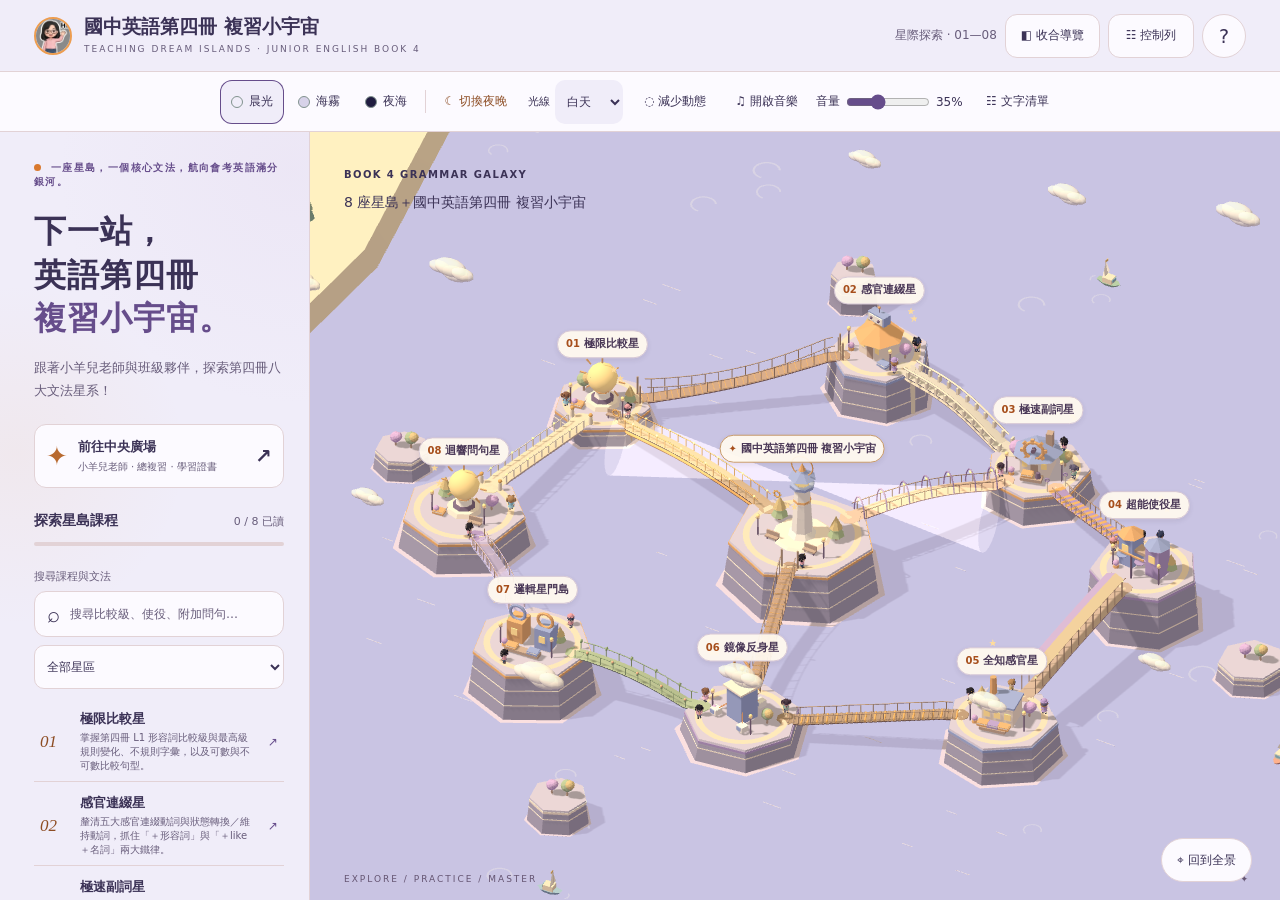
<file: index.html>
<!doctype html>
<html lang="zh-Hant" data-theme="morning">
<head><meta charset="utf-8"><meta name="viewport" content="width=device-width,initial-scale=1"><meta name="theme-color" content="#f0edf9"><meta name="description" content="國中英語第四冊 複習小宇宙：教材探索、測驗與學習紀念證書。"><title>國中英語第四冊 複習小宇宙</title><link rel="icon" href="assets/teacher-avatar.jpg" type="image/jpeg"><link rel="stylesheet" href="styles.css"><script type="importmap">{"imports":{"three":"./vendor/three.module.js"}}</script><script type="module" src="js/app.mjs"></script></head>
<body>
<a class="skip" href="#course-list">跳到課程清單</a>
<header class="header"><a class="brand" href="./" aria-label="國中英語第四冊 複習小宇宙首頁"><img src="assets/teacher-avatar.jpg" alt="島主小羊兒老師" width="38" height="38"><span>國中英語第四冊 複習小宇宙<small>TEACHING DREAM ISLANDS · JUNIOR ENGLISH BOOK 4</small></span></a><div class="header-actions"><span class="edition">星際探索 · 01—08</span><button id="rail-toggle" aria-controls="island-navigation" aria-expanded="true">◧ 導覽列</button><button id="controls-toggle" aria-controls="display-controls" aria-expanded="true">☷ 控制列</button><button id="help" class="icon-button" aria-label="操作說明">?</button></div></header>
<div id="display-controls" class="dock" aria-label="顯示與聲音設定"><div class="theme-switch" role="group" aria-label="底色主題"><button data-theme="morning" aria-pressed="true"><i style="background:#f0edf9"></i>晨光</button><button data-theme="mist" aria-pressed="false"><i style="background:#d7d2e9"></i>海霧</button><button data-theme="night" aria-pressed="false"><i style="background:#201c40"></i>夜海</button></div><span class="dock-divider"></span><label class="light-label"><span>光線</span><select id="lighting" aria-label="晝夜光線"><option value="day">白天</option><option value="dusk">黃昏</option><option value="night">夜晚</option></select></label><button id="motion" aria-pressed="false">◌ 減少動態</button><button id="music" aria-pressed="false">♫ 開啟音樂</button><label class="music-volume"><span>音量</span><input id="music-volume" type="range" min="0" max="100" step="1" value="35" aria-label="背景音樂音量"><output id="music-volume-output" for="music-volume">35%</output></label><audio id="background-music" preload="none" loop></audio><button id="list-view">☷ 文字清單</button></div>
<main class="workspace">
<aside class="rail" id="island-navigation"><div class="eyebrow"><span></span> 一座星島，一個關鍵文法，航向會考英語滿分銀河。</div><h1>下一站，<br>英語第四冊<span>複習小宇宙。</span></h1><p class="intro">跟著小羊兒老師與班級夥伴，探索八大文法星系，把會考關鍵文法一次破關！</p><button class="center-entry" data-course="center"><span class="entry-symbol">✦</span><span>前往中央廣場<small>小羊兒老師 · 總複習 · 學習證書</small></span><b>↗</b></button>
<div class="rail-heading"><h2>探索星島課程</h2><span id="read-count">0 / 8 已讀</span></div><div class="progress-track"><span id="progress-fill"></span></div>
<label class="search-label" for="search">搜尋課程與文法</label><div class="search-box"><span aria-hidden="true">⌕</span><input id="search" type="search" placeholder="搜尋比較級、使役、附加問句…" autocomplete="off"></div><label class="sr-only" for="group">篩選星區</label><select id="group"><option value="">全部海域</option><option>比較與修飾星區</option><option>感官與狀態星區</option><option>動詞魔法星區</option><option>代名詞與呼應區</option><option>句構與邏輯區</option></select>
<nav id="course-list" aria-label="課程清單" tabindex="-1"><p>正在展開星際航線…</p></nav><p id="search-status" class="small" role="status"></p><div class="tribute-card"><img src="assets/teacher-praise.jpg" alt="小羊兒老師（好棒棒）" width="52" height="52"><div><strong>小羊兒老師製作 · 感謝黃泓諺老師</strong><small>小羊兒老師經黃泓諺（紅焰／焰兒）老師線上焰兒研習結業後，獲得 teaching-dream-island Skill 製作完成。</small></div></div><footer class="rail-footer"><span>© 小羊兒老師（英語科教學團隊）</span></footer></aside>
<section class="map" aria-label="互動 3D 複習小宇宙"><div class="map-heading"><span class="eyebrow">BOOK 4 GRAMMAR GALAXY</span><p>8 座星島＋星際指揮總部</p></div><div id="scene"><div id="map-status" role="status">正在升起你的第四冊英語小宇宙…</div></div><button id="overview" class="overview">⌖ 回到全景</button><div class="map-coordinate" aria-hidden="true">EXPLORE / PRACTICE / MASTER <span>✦</span></div></section>
</main>
<div id="panel-scrim" hidden></div><section id="panel" role="dialog" aria-modal="true" aria-labelledby="panel-title" hidden><header class="panel-header"><div><span id="panel-kicker" class="eyebrow"></span><h2 id="panel-title"></h2></div><button id="close-panel" class="icon-button" aria-label="關閉課程面板">✕</button></header><p id="panel-intro"></p><div id="tabs" class="tabs" role="tablist" aria-label="課程內容"></div><div id="panel-content" tabindex="0"></div></section>
<dialog id="help-dialog"><button class="dialog-close icon-button" aria-label="關閉操作說明">✕</button><div id="host-guide" class="header-host" role="note" aria-label="島主小羊兒老師操作說明"><img src="assets/teacher-avatar.jpg" alt="島主小羊兒老師" width="56" height="56"><p class="host-description">我是島主小羊兒老師，在每座星島遇到我，都可以隨時向我提問喔！<small>課程導覽 · 文法問答 · 線上焰兒研習結業作</small></p></div><h2>小羊兒老師與操作說明</h2><p>先點一座星島聚焦放大，再點主建築閱讀文法教材與進行測驗；中央「星際指揮總部」點建築進入可拖曳旋轉的 3D 備課室，點室內小羊兒老師開啟廣場教材與總複習；轉身點門可回宇宙外觀。本作品為小羊兒老師經黃泓諺（紅焰／焰兒）老師線上焰兒研習結業後，獲得 teaching-dream-island Skill 製作完成，特別感謝黃泓諺老師！</p><ul><li>滑鼠拖曳旋轉、滾輪縮放；手機用雙指縮放。</li><li>按 Esc 關閉面板，Tab 移動焦點，Enter 選取。</li><li>全部 8 課皆已讀且各課測驗達 75%（4 題對 3 題以上），即可在中央廣場領取紀念證書。</li><li>進度與姓名儲存在此瀏覽器，可匯出 JSON 備份並在另一裝置匯入；清除瀏覽資料會刪除本機記錄。</li></ul><p class="notice">本複習小宇宙依據國中英語第四冊（L1～L6）核心課綱與題庫改寫編撰，測驗題均附詳細解析。</p></dialog>
<dialog id="certificate-dialog"><button class="dialog-close icon-button" aria-label="關閉證書">✕</button><div id="certificate-sheet"></div><div class="certificate-actions"><button id="download-certificate" class="primary">下載證書 PNG</button><button id="print-certificate">列印／另存 PDF</button></div></dialog>
<div id="toast" role="status" aria-live="polite"></div><noscript><div class="noscript">此瀏覽器未啟用 JavaScript。<a href="content.html">開啟完整文字教材</a>。</div></noscript>
</body></html>
</file>
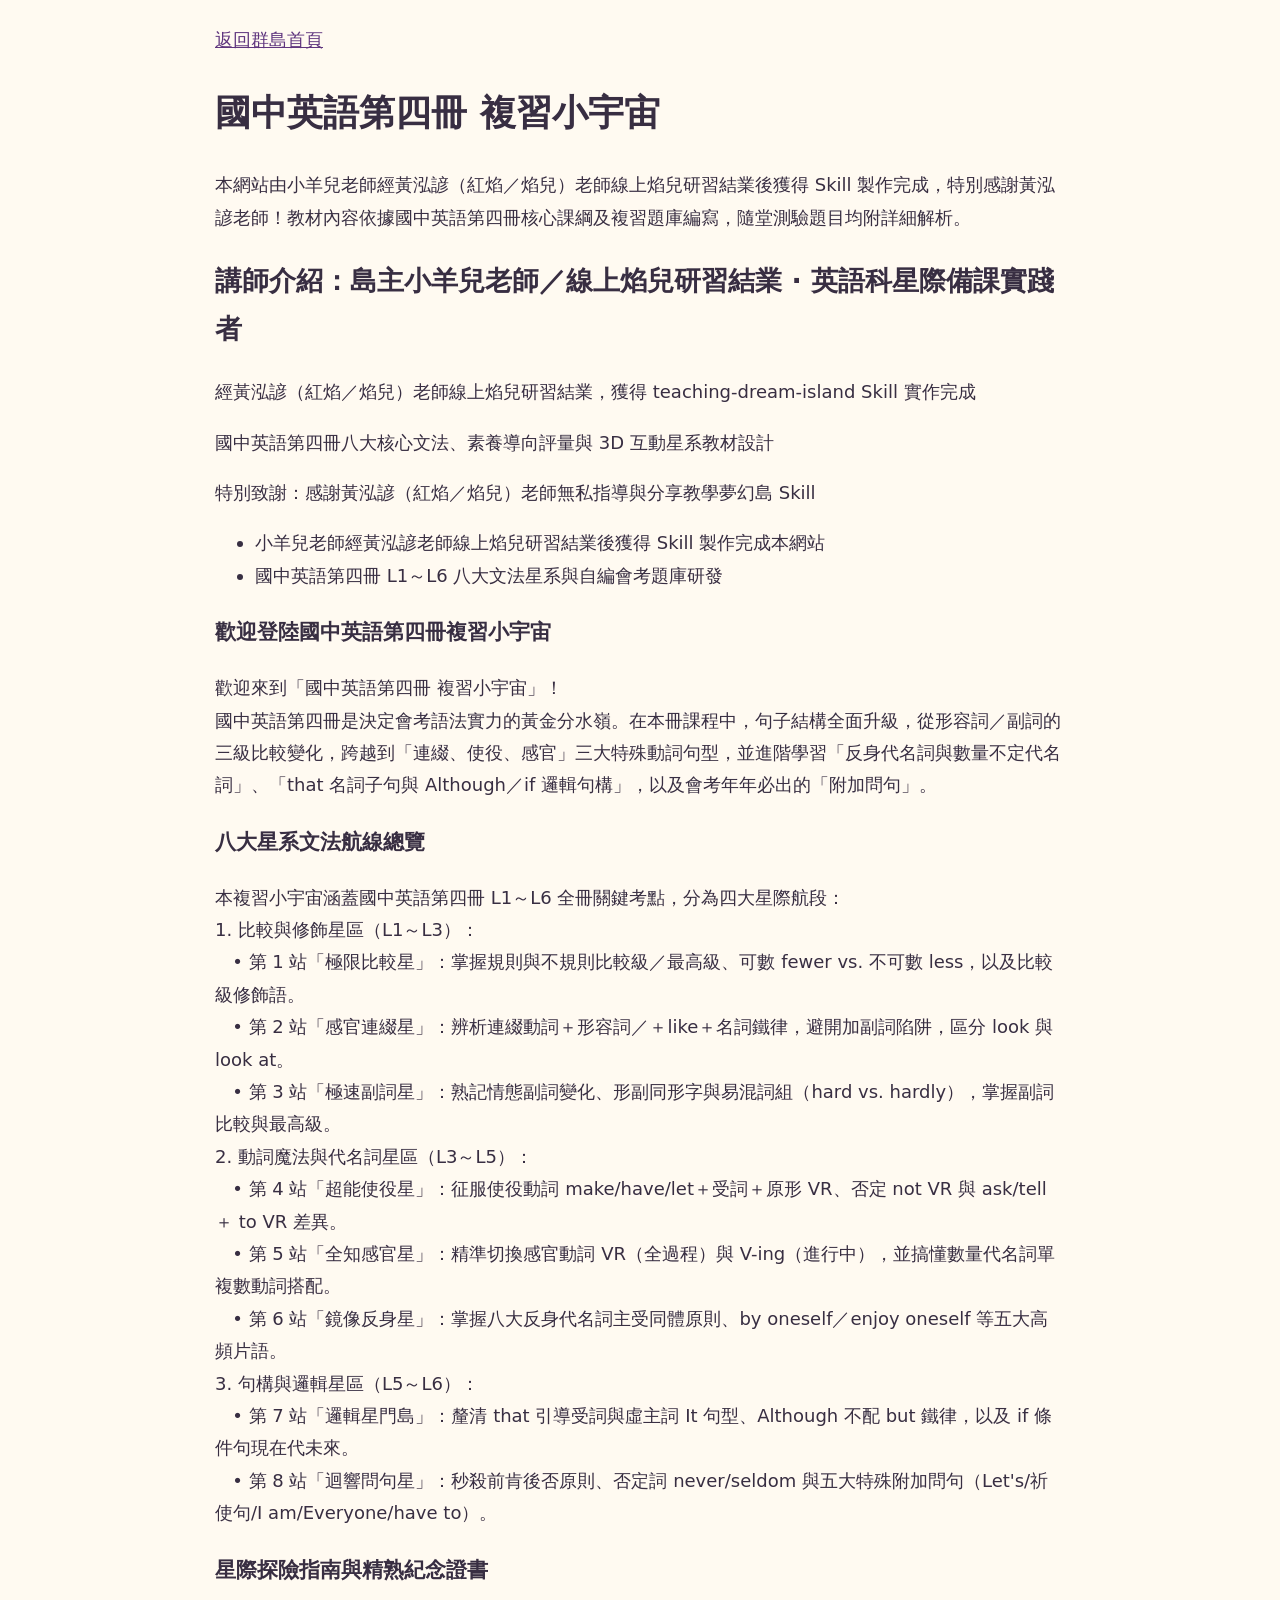
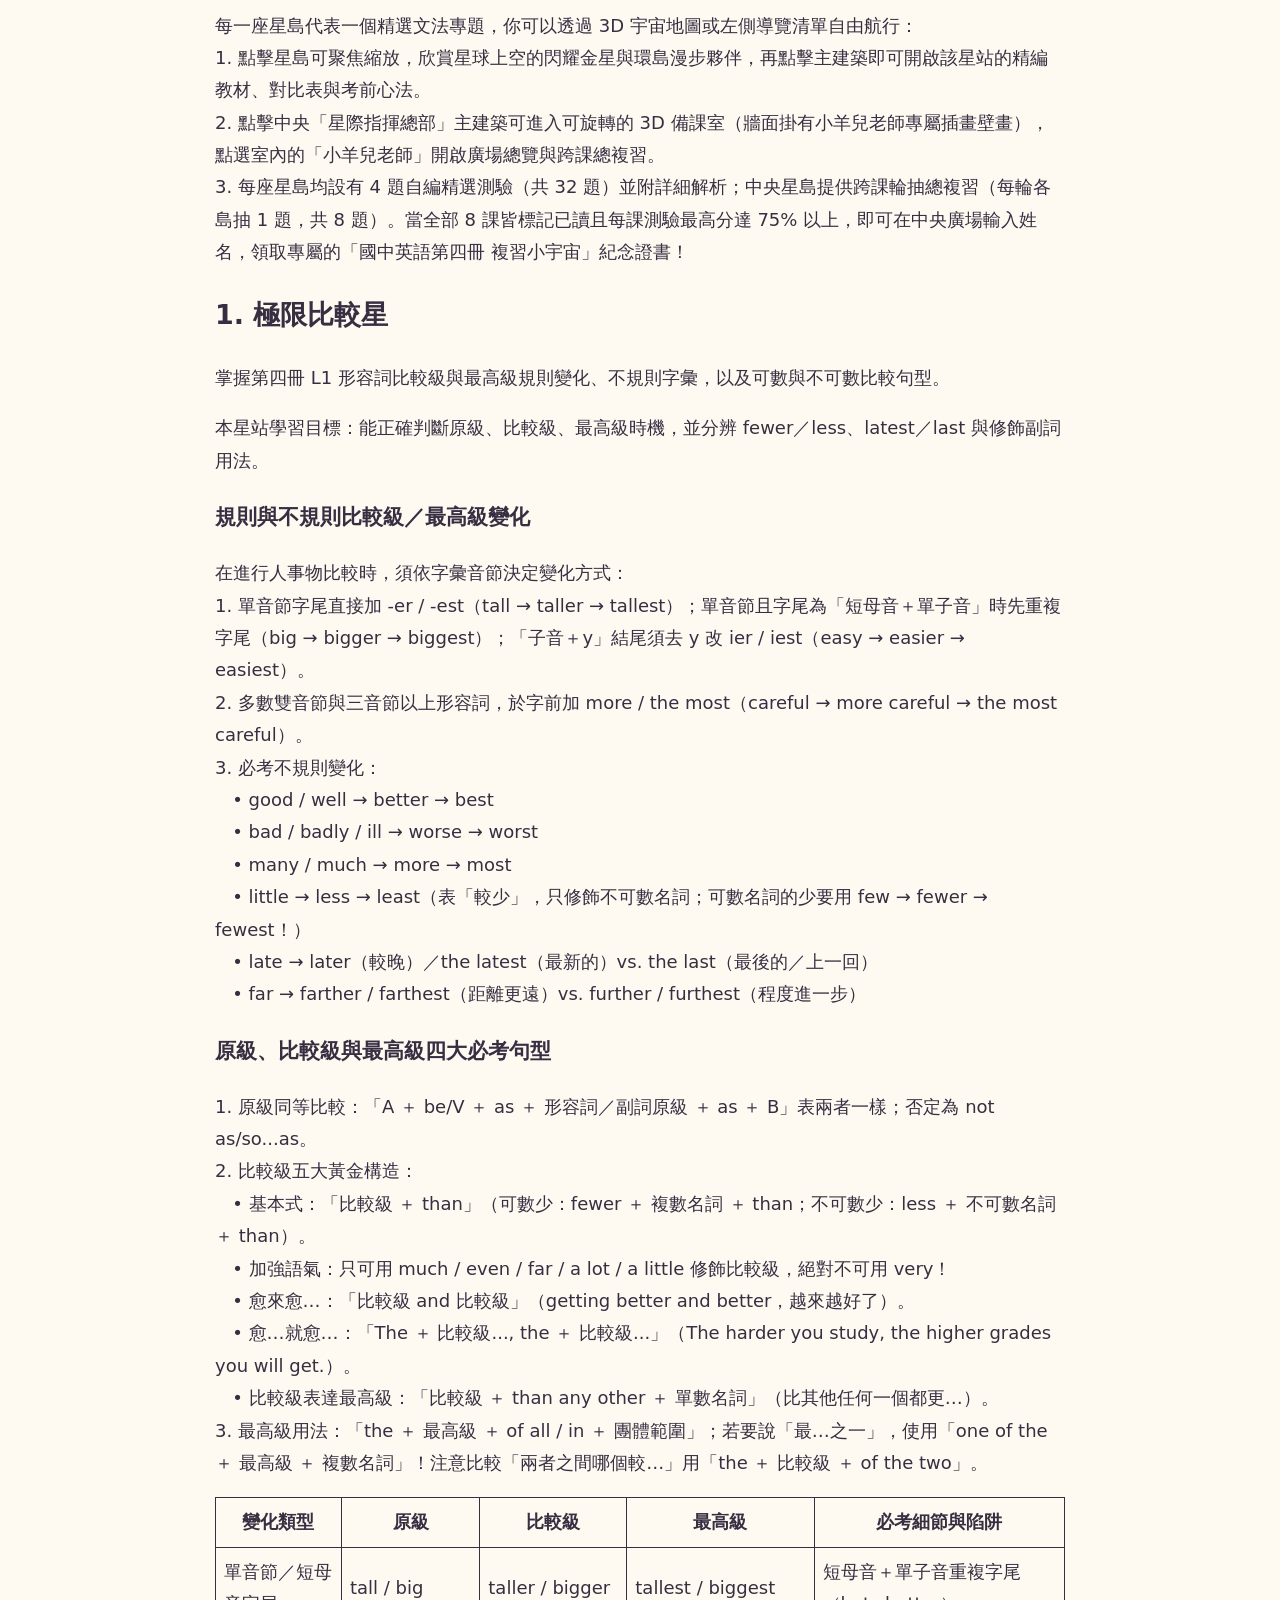
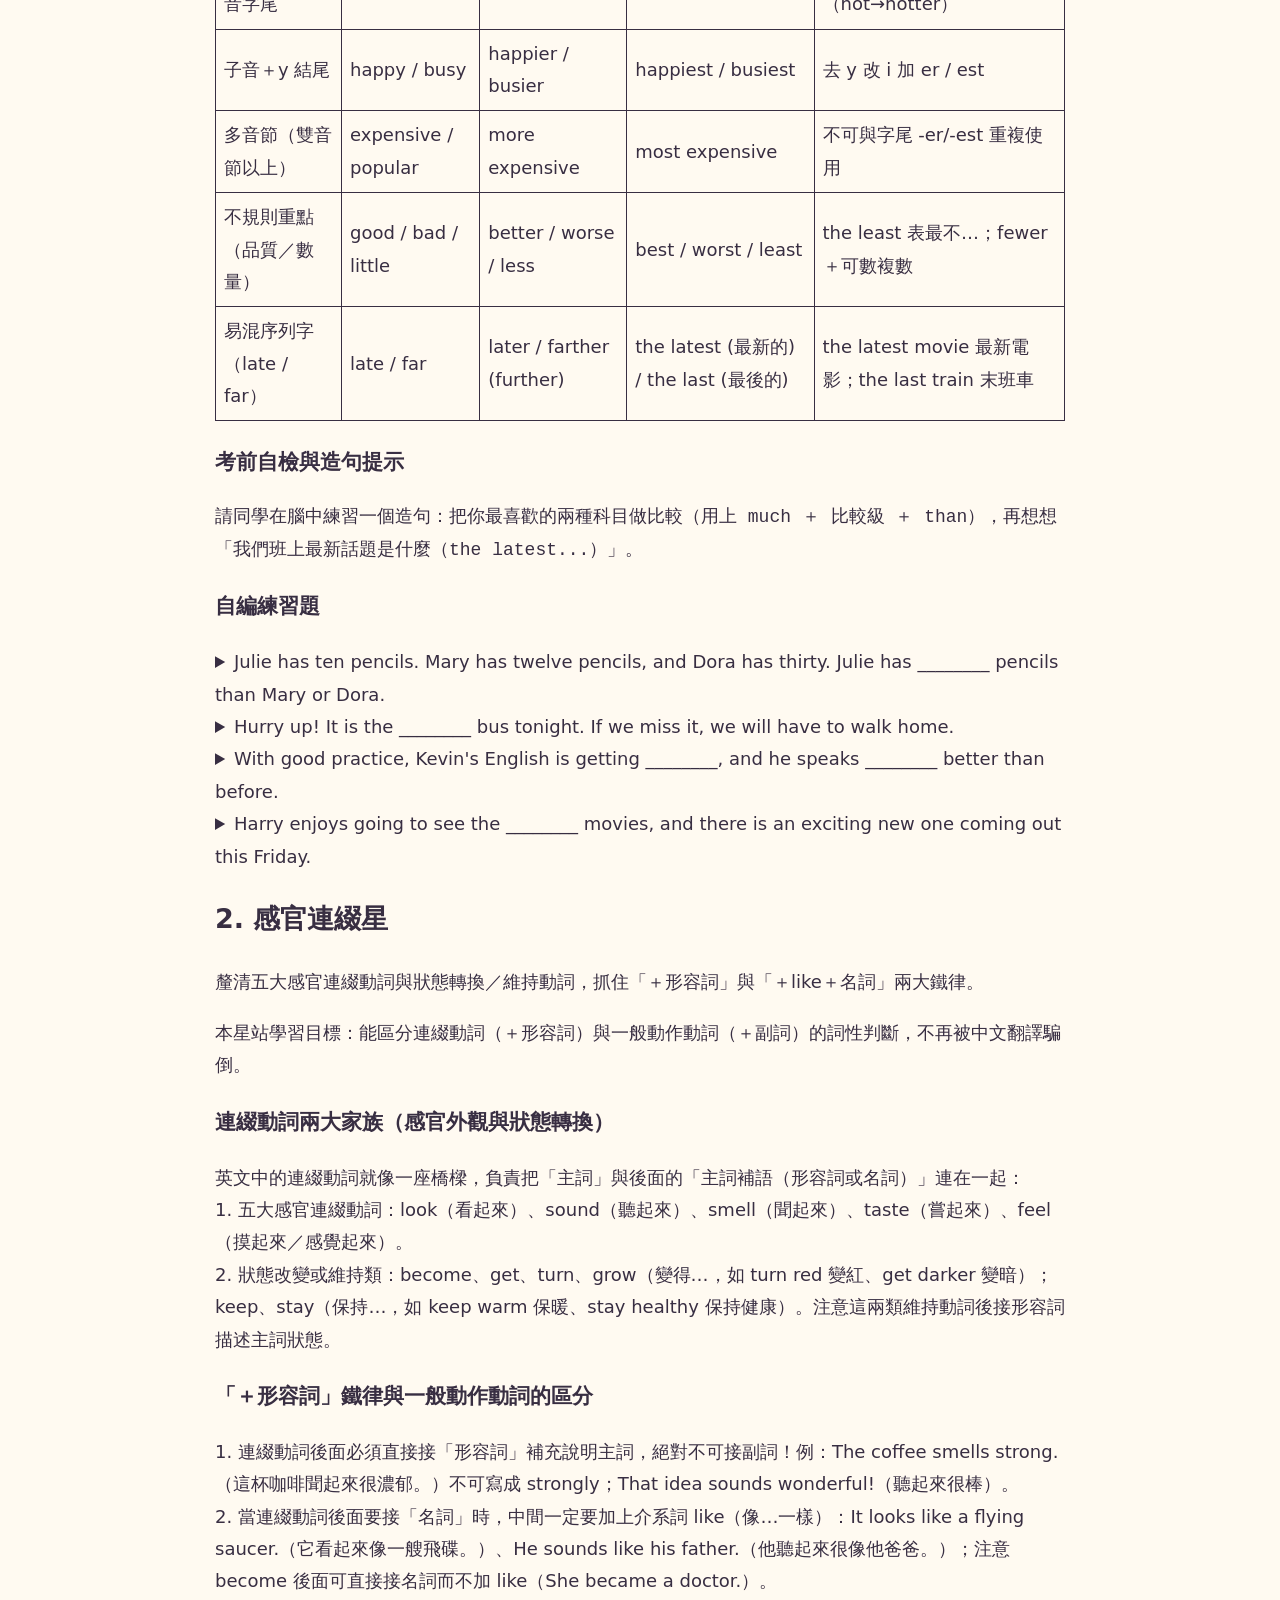
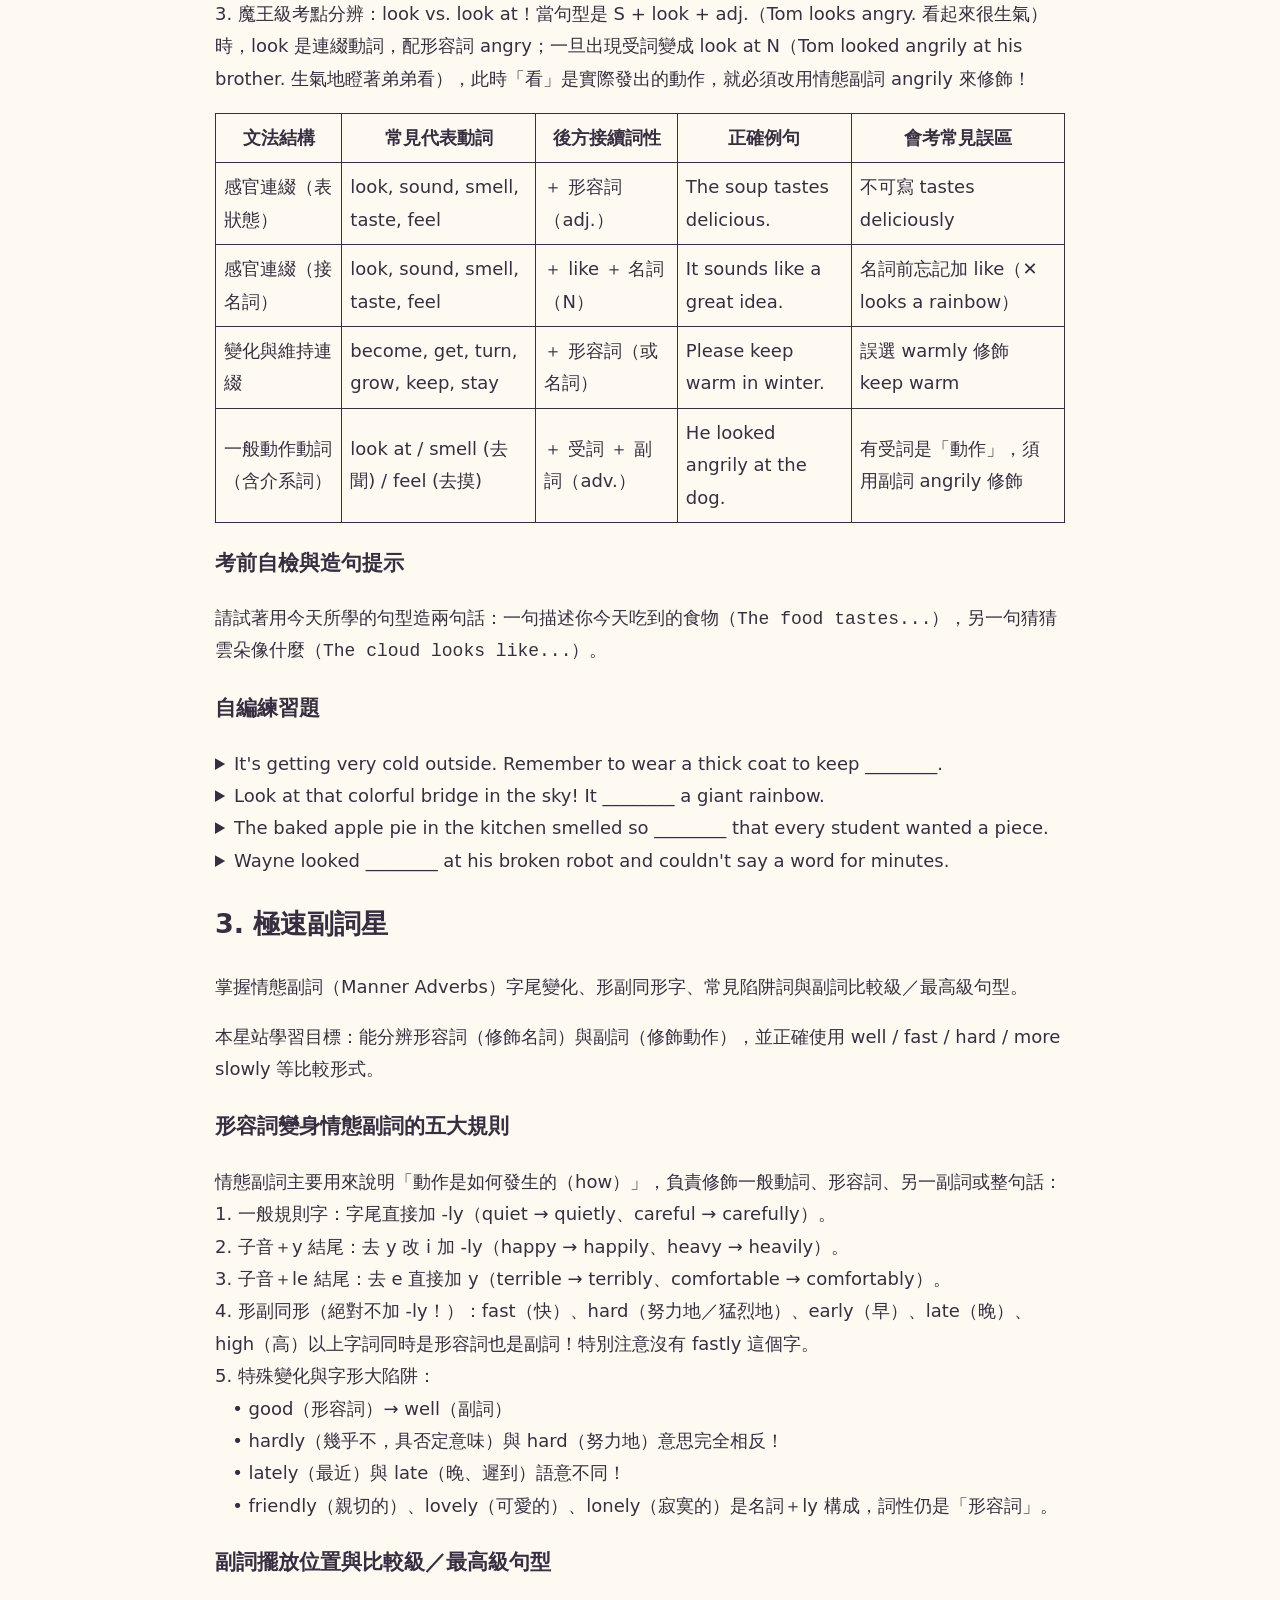
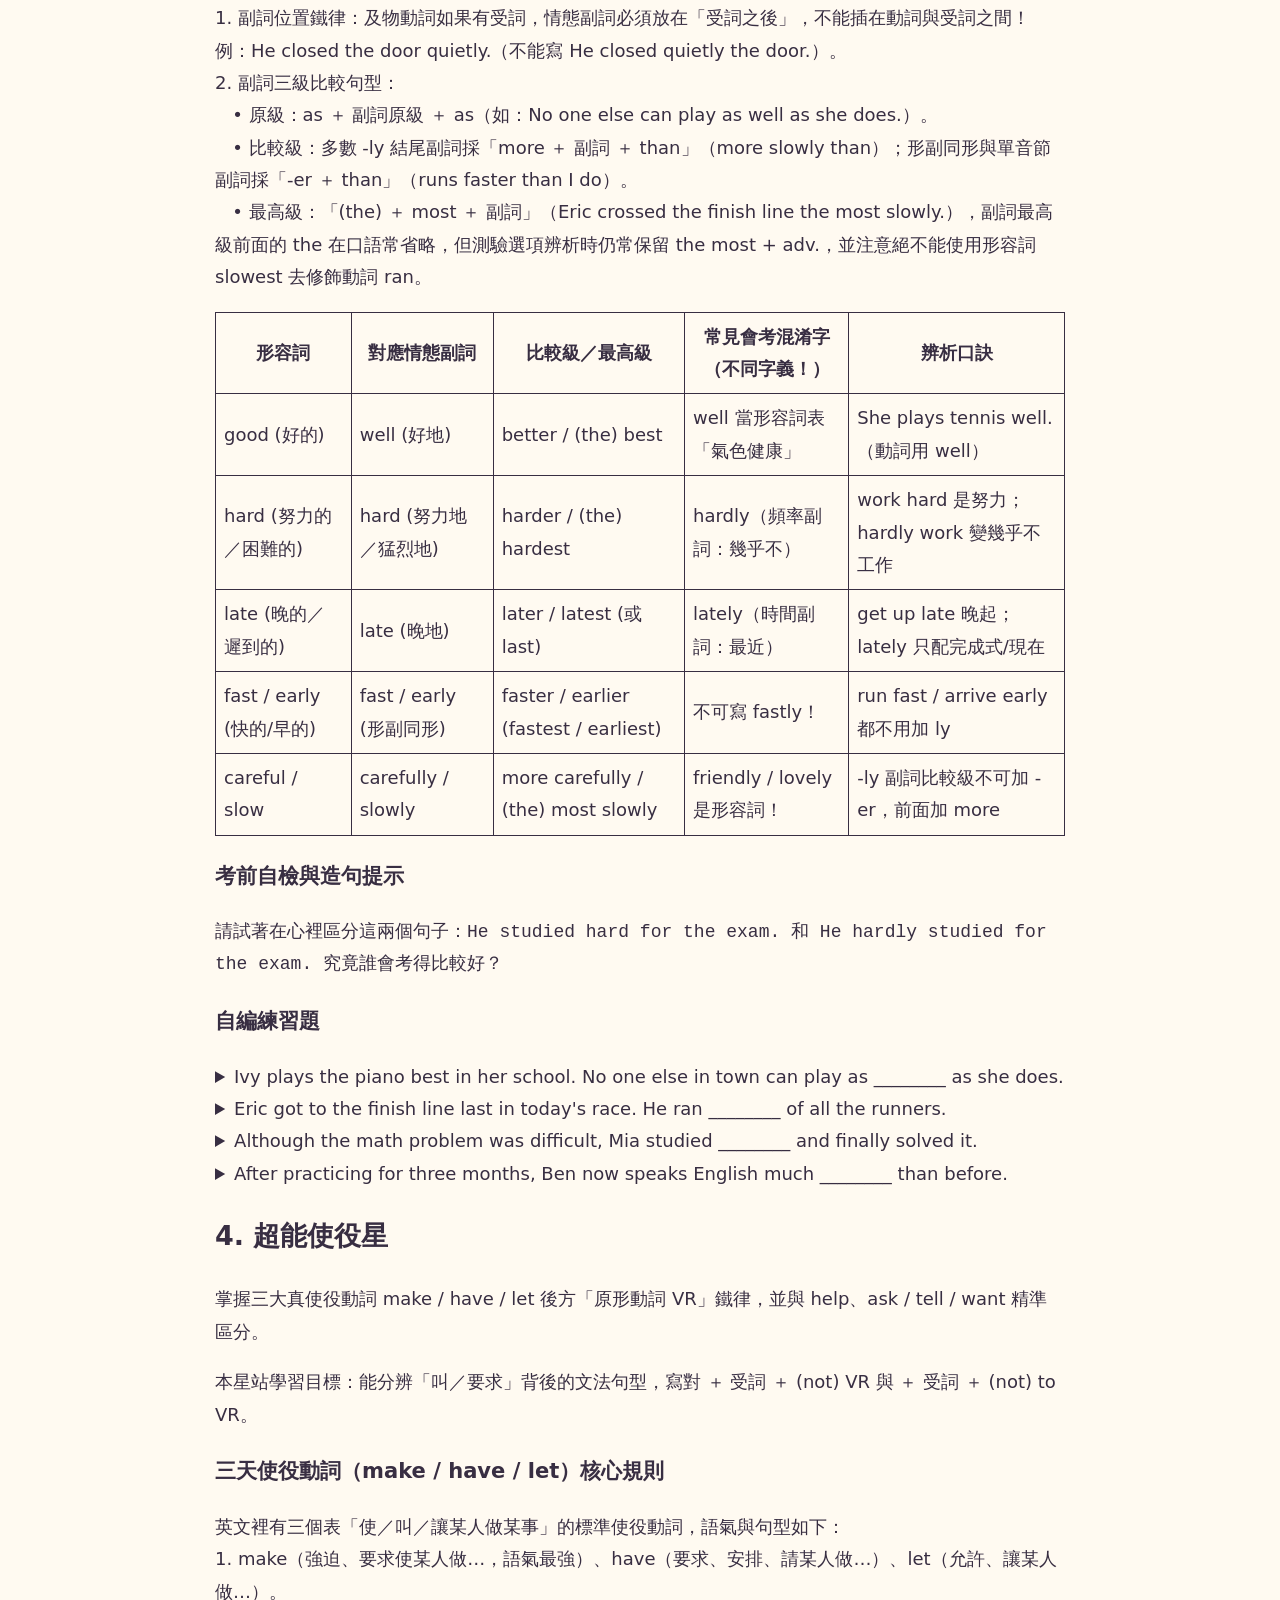
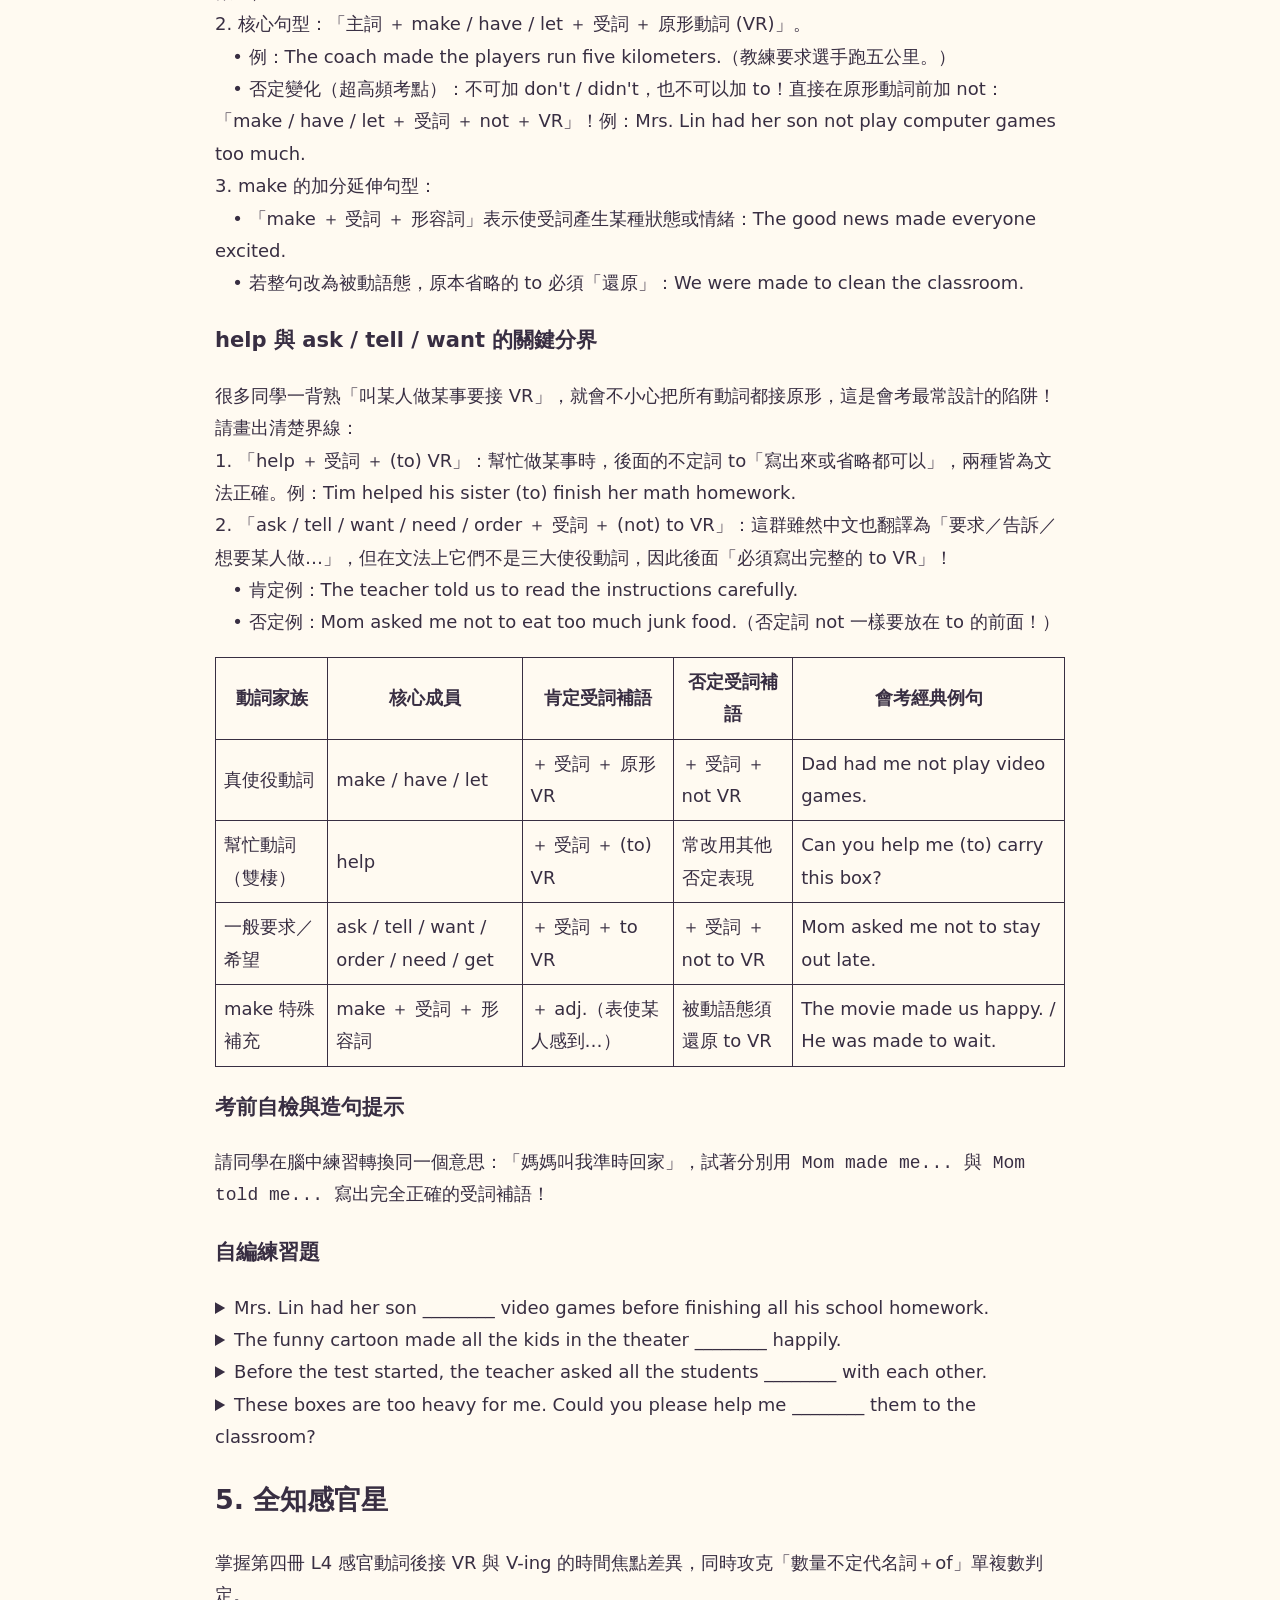
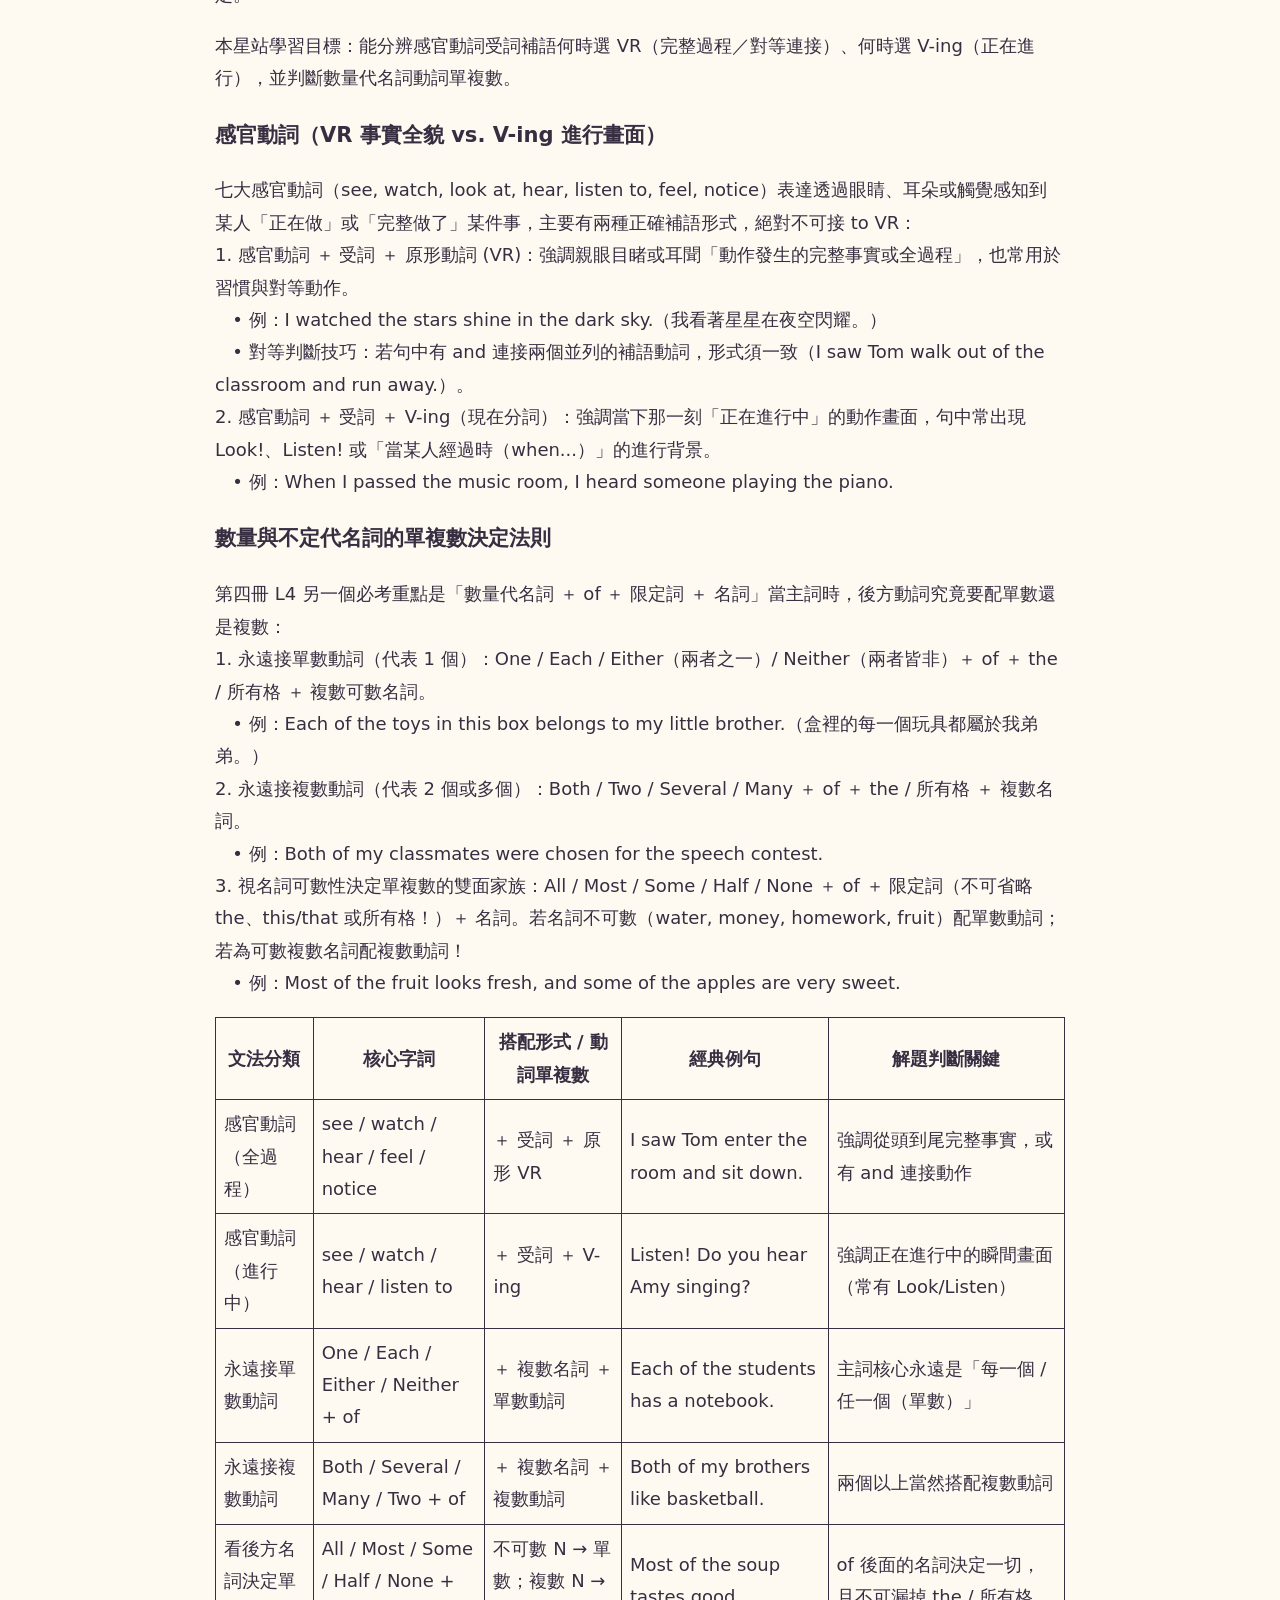
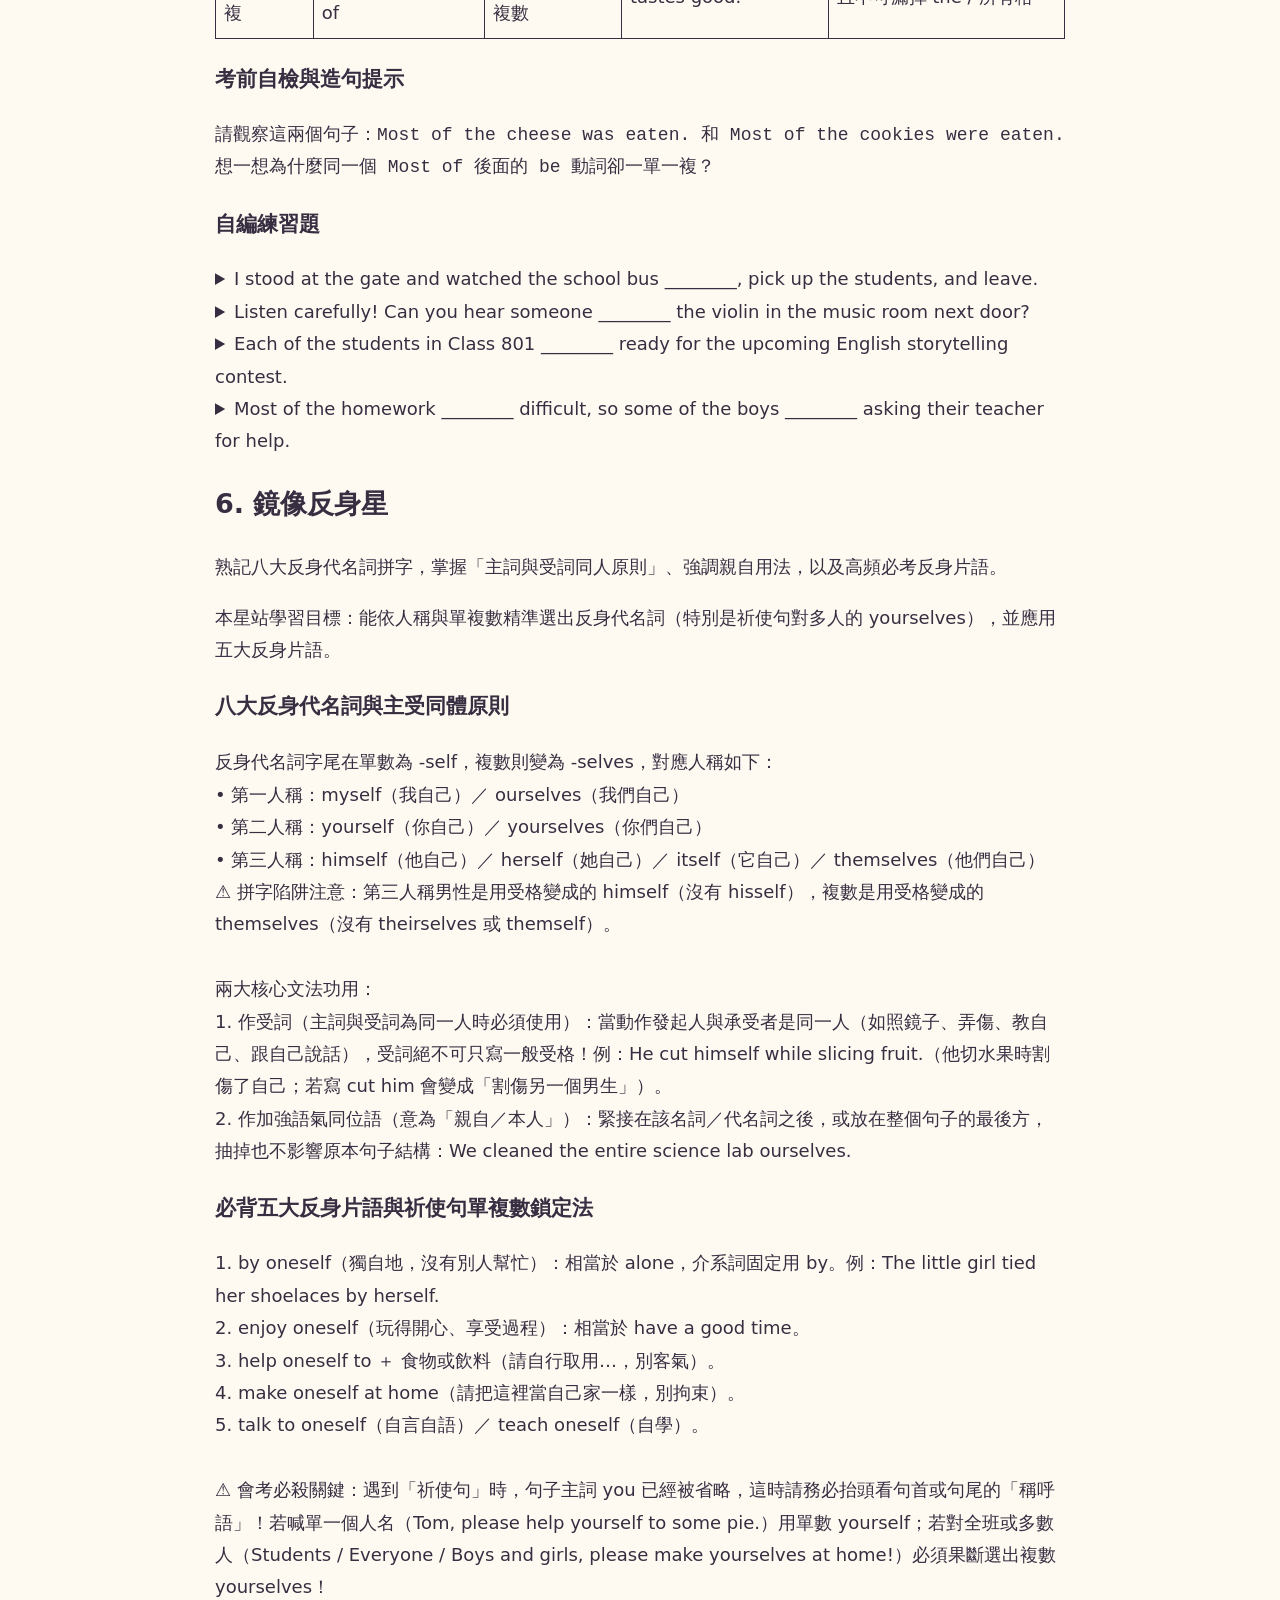
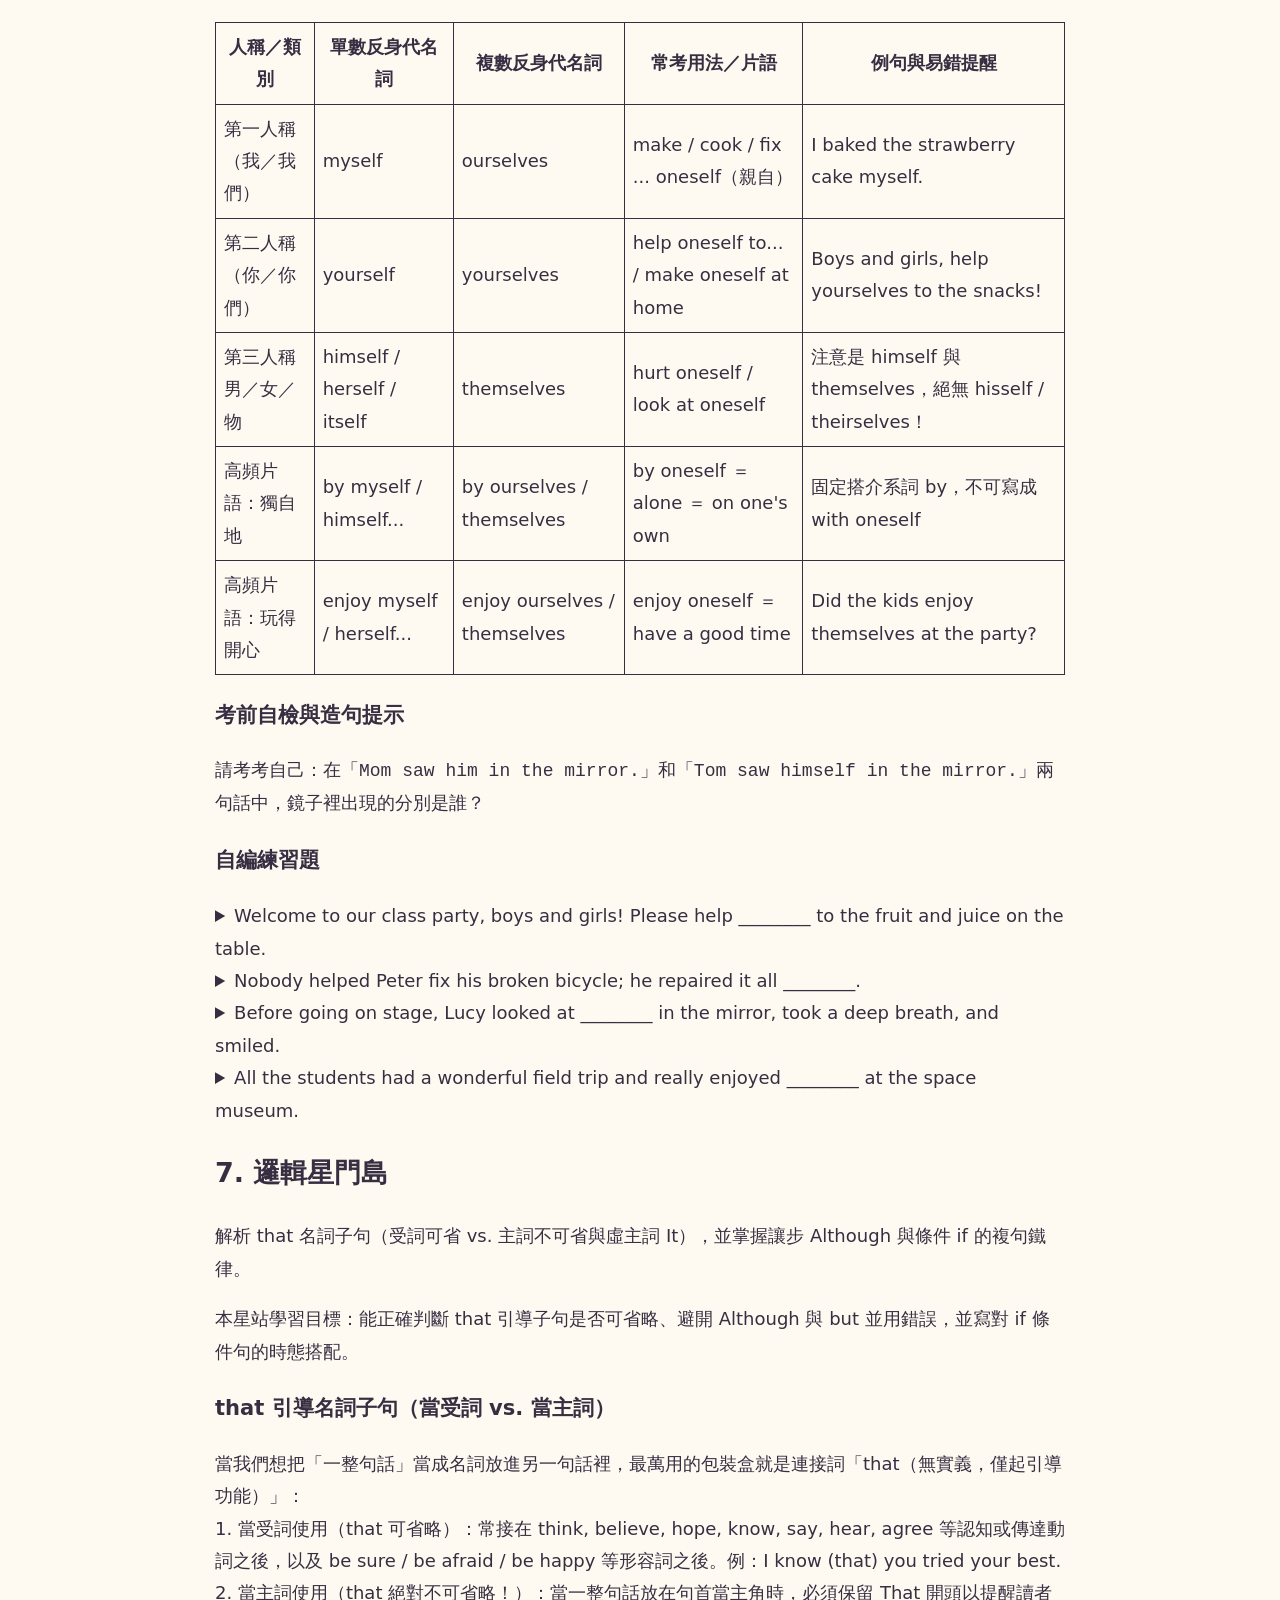
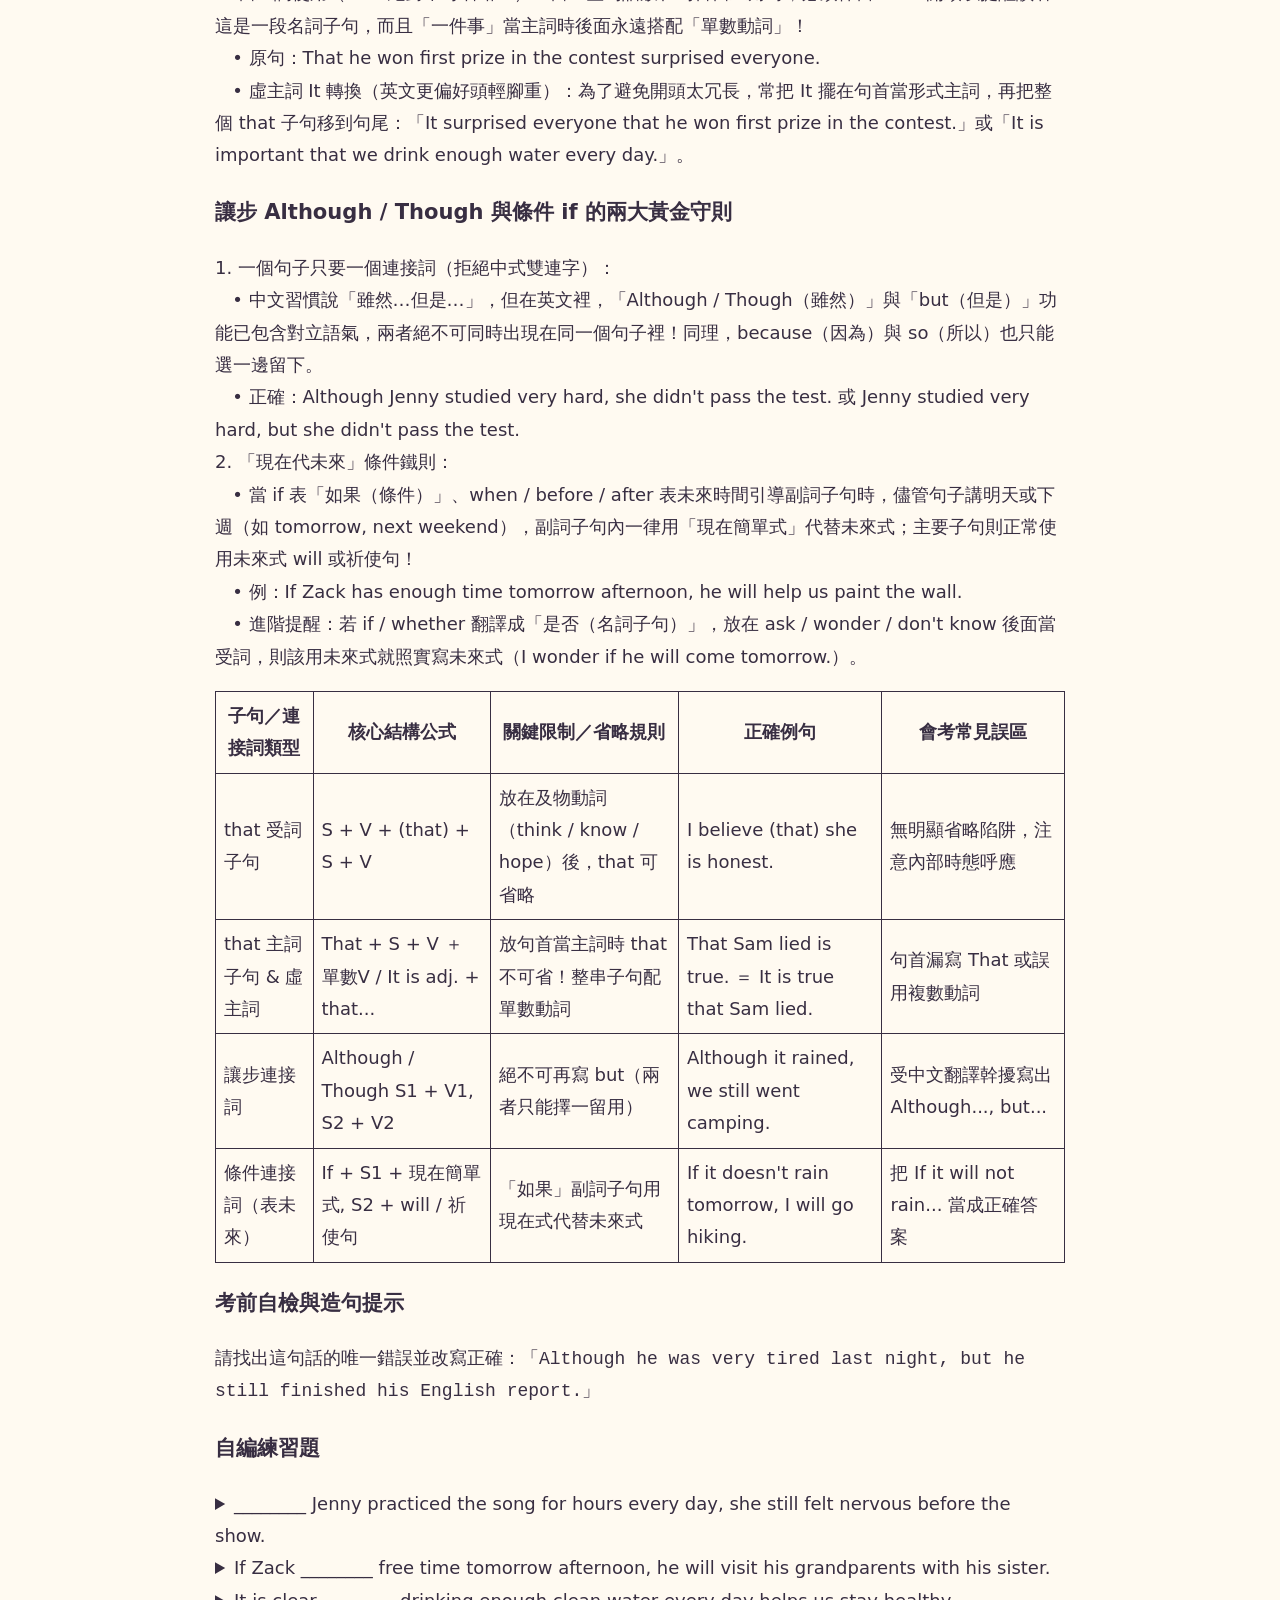
<file: content.html>
<!doctype html><html lang="zh-Hant"><meta charset="utf-8"><meta name="viewport" content="width=device-width,initial-scale=1"><title>完整文字教材｜國中英語第四冊 複習小宇宙</title><style>body{font:18px/1.8 system-ui;max-width:850px;margin:auto;padding:24px;background:#fffaf1;color:#382e42}pre,p{white-space:pre-wrap;overflow-wrap:anywhere}table{border-collapse:collapse}td,th{border:1px solid;padding:8px}a{color:#5f357e}</style><body><main><a href="./">返回群島首頁</a><h1>國中英語第四冊 複習小宇宙</h1><p>本網站由小羊兒老師經黃泓諺（紅焰／焰兒）老師線上焰兒研習結業後獲得 Skill 製作完成，特別感謝黃泓諺老師！教材內容依據國中英語第四冊核心課綱及複習題庫編寫，隨堂測驗題目均附詳細解析。</p><h2>講師介紹：島主小羊兒老師／線上焰兒研習結業 · 英語科星際備課實踐者</h2><p>經黃泓諺（紅焰／焰兒）老師線上焰兒研習結業，獲得 teaching-dream-island Skill 實作完成</p><p>國中英語第四冊八大核心文法、素養導向評量與 3D 互動星系教材設計</p><p>特別致謝：感謝黃泓諺（紅焰／焰兒）老師無私指導與分享教學夢幻島 Skill</p><ul><li>小羊兒老師經黃泓諺老師線上焰兒研習結業後獲得 Skill 製作完成本網站</li><li>國中英語第四冊 L1～L6 八大文法星系與自編會考題庫研發</li></ul><h3>歡迎登陸國中英語第四冊複習小宇宙</h3><p>歡迎來到「國中英語第四冊 複習小宇宙」！
國中英語第四冊是決定會考語法實力的黃金分水嶺。在本冊課程中，句子結構全面升級，從形容詞／副詞的三級比較變化，跨越到「連綴、使役、感官」三大特殊動詞句型，並進階學習「反身代名詞與數量不定代名詞」、「that 名詞子句與 Although／if 邏輯句構」，以及會考年年必出的「附加問句」。</p><h3>八大星系文法航線總覽</h3><p>本複習小宇宙涵蓋國中英語第四冊 L1～L6 全冊關鍵考點，分為四大星際航段：
1. 比較與修飾星區（L1～L3）：
   • 第 1 站「極限比較星」：掌握規則與不規則比較級／最高級、可數 fewer vs. 不可數 less，以及比較級修飾語。
   • 第 2 站「感官連綴星」：辨析連綴動詞＋形容詞／＋like＋名詞鐵律，避開加副詞陷阱，區分 look 與 look at。
   • 第 3 站「極速副詞星」：熟記情態副詞變化、形副同形字與易混詞組（hard vs. hardly），掌握副詞比較與最高級。
2. 動詞魔法與代名詞星區（L3～L5）：
   • 第 4 站「超能使役星」：征服使役動詞 make/have/let＋受詞＋原形 VR、否定 not VR 與 ask/tell ＋ to VR 差異。
   • 第 5 站「全知感官星」：精準切換感官動詞 VR（全過程）與 V-ing（進行中），並搞懂數量代名詞單複數動詞搭配。
   • 第 6 站「鏡像反身星」：掌握八大反身代名詞主受同體原則、by oneself／enjoy oneself 等五大高頻片語。
3. 句構與邏輯星區（L5～L6）：
   • 第 7 站「邏輯星門島」：釐清 that 引導受詞與虛主詞 It 句型、Although 不配 but 鐵律，以及 if 條件句現在代未來。
   • 第 8 站「迴響問句星」：秒殺前肯後否原則、否定詞 never/seldom 與五大特殊附加問句（Let&#39;s/祈使句/I am/Everyone/have to）。</p><h3>星際探險指南與精熟紀念證書</h3><p>每一座星島代表一個精選文法專題，你可以透過 3D 宇宙地圖或左側導覽清單自由航行：
1. 點擊星島可聚焦縮放，欣賞星球上空的閃耀金星與環島漫步夥伴，再點擊主建築即可開啟該星站的精編教材、對比表與考前心法。
2. 點擊中央「星際指揮總部」主建築可進入可旋轉的 3D 備課室（牆面掛有小羊兒老師專屬插畫壁畫），點選室內的「小羊兒老師」開啟廣場總覽與跨課總複習。
3. 每座星島均設有 4 題自編精選測驗（共 32 題）並附詳細解析；中央星島提供跨課輪抽總複習（每輪各島抽 1 題，共 8 題）。當全部 8 課皆標記已讀且每課測驗最高分達 75% 以上，即可在中央廣場輸入姓名，領取專屬的「國中英語第四冊 複習小宇宙」紀念證書！</p><section><h2>1. 極限比較星</h2><p>掌握第四冊 L1 形容詞比較級與最高級規則變化、不規則字彙，以及可數與不可數比較句型。</p><p>本星站學習目標：能正確判斷原級、比較級、最高級時機，並分辨 fewer／less、latest／last 與修飾副詞用法。</p><h3>規則與不規則比較級／最高級變化</h3><p>在進行人事物比較時，須依字彙音節決定變化方式：
1. 單音節字尾直接加 -er / -est（tall → taller → tallest）；單音節且字尾為「短母音＋單子音」時先重複字尾（big → bigger → biggest）；「子音＋y」結尾須去 y 改 ier / iest（easy → easier → easiest）。
2. 多數雙音節與三音節以上形容詞，於字前加 more / the most（careful → more careful → the most careful）。
3. 必考不規則變化：
   • good / well → better → best
   • bad / badly / ill → worse → worst
   • many / much → more → most
   • little → less → least（表「較少」，只修飾不可數名詞；可數名詞的少要用 few → fewer → fewest！）
   • late → later（較晚）／the latest（最新的）vs. the last（最後的／上一回）
   • far → farther / farthest（距離更遠）vs. further / furthest（程度進一步）</p><h3>原級、比較級與最高級四大必考句型</h3><p>1. 原級同等比較：「A ＋ be/V ＋ as ＋ 形容詞／副詞原級 ＋ as ＋ B」表兩者一樣；否定為 not as/so...as。
2. 比較級五大黃金構造：
   • 基本式：「比較級 ＋ than」（可數少：fewer ＋ 複數名詞 ＋ than；不可數少：less ＋ 不可數名詞 ＋ than）。
   • 加強語氣：只可用 much / even / far / a lot / a little 修飾比較級，絕對不可用 very！
   • 愈來愈…：「比較級 and 比較級」（getting better and better，越來越好了）。
   • 愈…就愈…：「The ＋ 比較級..., the ＋ 比較級...」（The harder you study, the higher grades you will get.）。
   • 比較級表達最高級：「比較級 ＋ than any other ＋ 單數名詞」（比其他任何一個都更…）。
3. 最高級用法：「the ＋ 最高級 ＋ of all / in ＋ 團體範圍」；若要說「最…之一」，使用「one of the ＋ 最高級 ＋ 複數名詞」！注意比較「兩者之間哪個較…」用「the ＋ 比較級 ＋ of the two」。</p><table><thead><tr><th>變化類型</th><th>原級</th><th>比較級</th><th>最高級</th><th>必考細節與陷阱</th></tr></thead><tbody><tr><td>單音節／短母音字尾</td><td>tall / big</td><td>taller / bigger</td><td>tallest / biggest</td><td>短母音＋單子音重複字尾（hot→hotter）</td></tr><tr><td>子音＋y 結尾</td><td>happy / busy</td><td>happier / busier</td><td>happiest / busiest</td><td>去 y 改 i 加 er / est</td></tr><tr><td>多音節（雙音節以上）</td><td>expensive / popular</td><td>more expensive</td><td>most expensive</td><td>不可與字尾 -er/-est 重複使用</td></tr><tr><td>不規則重點（品質／數量）</td><td>good / bad / little</td><td>better / worse / less</td><td>best / worst / least</td><td>the least 表最不…；fewer ＋可數複數</td></tr><tr><td>易混序列字（late / far）</td><td>late / far</td><td>later / farther (further)</td><td>the latest (最新的) / the last (最後的)</td><td>the latest movie 最新電影；the last train 末班車</td></tr></tbody></table><h3>考前自檢與造句提示</h3><pre>請同學在腦中練習一個造句：把你最喜歡的兩種科目做比較（用上 much ＋ 比較級 ＋ than），再想想「我們班上最新話題是什麼（the latest...）」。</pre><h3>自編練習題</h3><details><summary>Julie has ten pencils. Mary has twelve pencils, and Dora has thirty. Julie has ________ pencils than Mary or Dora.</summary><ol><li>less</li><li>fewer</li><li>the least</li><li>the fewest</li></ol><p>正確答案：fewer<br>句中有 than 表示兩組相比，須用比較級；且 pencils 為「可數複數名詞」，表達數量較少應使用 fewer than（less 用於不可數名詞）。</p></details><details><summary>Hurry up! It is the ________ bus tonight. If we miss it, we will have to walk home.</summary><ol><li>last</li><li>later</li><li>least</li><li>latest</li></ol><p>正確答案：last<br>後句提到「錯過就必須走路回家」，說明這是今晚的「末班車／最後一班（the last bus）」；latest 意指「最新的」，語意不符。</p></details><details><summary>With good practice, Kevin&#39;s English is getting ________, and he speaks ________ better than before.</summary><ol><li>good and good; very</li><li>well and well; too</li><li>better and better; much</li><li>best and best; so</li></ol><p>正確答案：better and better; much<br>「越來越…」使用「比較級 and 比較級」（better and better）；修飾比較級 better 只可用 much / even / far / a lot / a little，不可使用 very/too/so。</p></details><details><summary>Harry enjoys going to see the ________ movies, and there is an exciting new one coming out this Friday.</summary><ol><li>last</li><li>less</li><li>least</li><li>latest</li></ol><p>正確答案：latest<br>由後句「這週五有令人期待的新片即將上映」可知 Harry 喜歡看「最新的（the latest）」電影。</p></details></section><section><h2>2. 感官連綴星</h2><p>釐清五大感官連綴動詞與狀態轉換／維持動詞，抓住「＋形容詞」與「＋like＋名詞」兩大鐵律。</p><p>本星站學習目標：能區分連綴動詞（＋形容詞）與一般動作動詞（＋副詞）的詞性判斷，不再被中文翻譯騙倒。</p><h3>連綴動詞兩大家族（感官外觀與狀態轉換）</h3><p>英文中的連綴動詞就像一座橋樑，負責把「主詞」與後面的「主詞補語（形容詞或名詞）」連在一起：
1. 五大感官連綴動詞：look（看起來）、sound（聽起來）、smell（聞起來）、taste（嘗起來）、feel（摸起來／感覺起來）。
2. 狀態改變或維持類：become、get、turn、grow（變得…，如 turn red 變紅、get darker 變暗）；keep、stay（保持…，如 keep warm 保暖、stay healthy 保持健康）。注意這兩類維持動詞後接形容詞描述主詞狀態。</p><h3>「＋形容詞」鐵律與一般動作動詞的區分</h3><p>1. 連綴動詞後面必須直接接「形容詞」補充說明主詞，絕對不可接副詞！例：The coffee smells strong.（這杯咖啡聞起來很濃郁。）不可寫成 strongly；That idea sounds wonderful!（聽起來很棒）。
2. 當連綴動詞後面要接「名詞」時，中間一定要加上介系詞 like（像…一樣）：It looks like a flying saucer.（它看起來像一艘飛碟。）、He sounds like his father.（他聽起來很像他爸爸。）；注意 become 後面可直接接名詞而不加 like（She became a doctor.）。
3. 魔王級考點分辨：look vs. look at！當句型是 S + look + adj.（Tom looks angry. 看起來很生氣）時，look 是連綴動詞，配形容詞 angry；一旦出現受詞變成 look at N（Tom looked angrily at his brother. 生氣地瞪著弟弟看），此時「看」是實際發出的動作，就必須改用情態副詞 angrily 來修飾！</p><table><thead><tr><th>文法結構</th><th>常見代表動詞</th><th>後方接續詞性</th><th>正確例句</th><th>會考常見誤區</th></tr></thead><tbody><tr><td>感官連綴（表狀態）</td><td>look, sound, smell, taste, feel</td><td>＋ 形容詞（adj.）</td><td>The soup tastes delicious.</td><td>不可寫 tastes deliciously</td></tr><tr><td>感官連綴（接名詞）</td><td>look, sound, smell, taste, feel</td><td>＋ like ＋ 名詞（N）</td><td>It sounds like a great idea.</td><td>名詞前忘記加 like（✕ looks a rainbow）</td></tr><tr><td>變化與維持連綴</td><td>become, get, turn, grow, keep, stay</td><td>＋ 形容詞（或名詞）</td><td>Please keep warm in winter.</td><td>誤選 warmly 修飾 keep warm</td></tr><tr><td>一般動作動詞（含介系詞）</td><td>look at / smell (去聞) / feel (去摸)</td><td>＋ 受詞 ＋ 副詞（adv.）</td><td>He looked angrily at the dog.</td><td>有受詞是「動作」，須用副詞 angrily 修飾</td></tr></tbody></table><h3>考前自檢與造句提示</h3><pre>請試著用今天所學的句型造兩句話：一句描述你今天吃到的食物（The food tastes...），另一句猜猜雲朵像什麼（The cloud looks like...）。</pre><h3>自編練習題</h3><details><summary>It&#39;s getting very cold outside. Remember to wear a thick coat to keep ________.</summary><ol><li>warmly</li><li>warm</li><li>to warm</li><li>more warmly</li></ol><p>正確答案：warm<br>keep 在此作連綴動詞「保持…的狀態」，後方必須直接接形容詞 warm，絕不可接副詞 warmly。</p></details><details><summary>Look at that colorful bridge in the sky! It ________ a giant rainbow.</summary><ol><li>looks</li><li>looks happily</li><li>looks like</li><li>sounds</li></ol><p>正確答案：looks like<br>空格後方是名詞詞組 a giant rainbow（一條巨大的彩虹），感官連綴動詞接名詞須使用「look + like + 名詞」。</p></details><details><summary>The baked apple pie in the kitchen smelled so ________ that every student wanted a piece.</summary><ol><li>wonderful</li><li>wonderfully</li><li>like great</li><li>happily</li></ol><p>正確答案：wonderful<br>smell 在此為連綴動詞「聞起來…」，後面只接單獨描述主詞性質的形容詞 wonderful；like 後須接名詞而非形容詞 great。</p></details><details><summary>Wayne looked ________ at his broken robot and couldn&#39;t say a word for minutes.</summary><ol><li>sad</li><li>like sad</li><li>sadness</li><li>sadly</li></ol><p>正確答案：sadly<br>本句結構為「look at + 受詞（his broken robot）」，意指「傷心地看著壞掉的機器人」，look at 為一般動作動詞片語，須用副詞 sadly 修飾。</p></details></section><section><h2>3. 極速副詞星</h2><p>掌握情態副詞（Manner Adverbs）字尾變化、形副同形字、常見陷阱詞與副詞比較級／最高級句型。</p><p>本星站學習目標：能分辨形容詞（修飾名詞）與副詞（修飾動作），並正確使用 well / fast / hard / more slowly 等比較形式。</p><h3>形容詞變身情態副詞的五大規則</h3><p>情態副詞主要用來說明「動作是如何發生的（how）」，負責修飾一般動詞、形容詞、另一副詞或整句話：
1. 一般規則字：字尾直接加 -ly（quiet → quietly、careful → carefully）。
2. 子音＋y 結尾：去 y 改 i 加 -ly（happy → happily、heavy → heavily）。
3. 子音＋le 結尾：去 e 直接加 y（terrible → terribly、comfortable → comfortably）。
4. 形副同形（絕對不加 -ly！）：fast（快）、hard（努力地／猛烈地）、early（早）、late（晚）、high（高）以上字詞同時是形容詞也是副詞！特別注意沒有 fastly 這個字。
5. 特殊變化與字形大陷阱：
   • good（形容詞）→ well（副詞）
   • hardly（幾乎不，具否定意味）與 hard（努力地）意思完全相反！
   • lately（最近）與 late（晚、遲到）語意不同！
   • friendly（親切的）、lovely（可愛的）、lonely（寂寞的）是名詞＋ly 構成，詞性仍是「形容詞」。</p><h3>副詞擺放位置與比較級／最高級句型</h3><p>1. 副詞位置鐵律：及物動詞如果有受詞，情態副詞必須放在「受詞之後」，不能插在動詞與受詞之間！例：He closed the door quietly.（不能寫 He closed quietly the door.）。
2. 副詞三級比較句型：
   • 原級：as ＋ 副詞原級 ＋ as（如：No one else can play as well as she does.）。
   • 比較級：多數 -ly 結尾副詞採「more ＋ 副詞 ＋ than」（more slowly than）；形副同形與單音節副詞採「-er ＋ than」（runs faster than I do）。
   • 最高級：「(the) ＋ most ＋ 副詞」（Eric crossed the finish line the most slowly.），副詞最高級前面的 the 在口語常省略，但測驗選項辨析時仍常保留 the most + adv.，並注意絕不能使用形容詞 slowest 去修飾動詞 ran。</p><table><thead><tr><th>形容詞</th><th>對應情態副詞</th><th>比較級／最高級</th><th>常見會考混淆字（不同字義！）</th><th>辨析口訣</th></tr></thead><tbody><tr><td>good (好的)</td><td>well (好地)</td><td>better / (the) best</td><td>well 當形容詞表「氣色健康」</td><td>She plays tennis well.（動詞用 well）</td></tr><tr><td>hard (努力的／困難的)</td><td>hard (努力地／猛烈地)</td><td>harder / (the) hardest</td><td>hardly（頻率副詞：幾乎不）</td><td>work hard 是努力；hardly work 變幾乎不工作</td></tr><tr><td>late (晚的／遲到的)</td><td>late (晚地)</td><td>later / latest (或 last)</td><td>lately（時間副詞：最近）</td><td>get up late 晚起；lately 只配完成式/現在</td></tr><tr><td>fast / early (快的/早的)</td><td>fast / early (形副同形)</td><td>faster / earlier (fastest / earliest)</td><td>不可寫 fastly！</td><td>run fast / arrive early 都不用加 ly</td></tr><tr><td>careful / slow</td><td>carefully / slowly</td><td>more carefully / (the) most slowly</td><td>friendly / lovely 是形容詞！</td><td>-ly 副詞比較級不可加 -er，前面加 more</td></tr></tbody></table><h3>考前自檢與造句提示</h3><pre>請試著在心裡區分這兩個句子：He studied hard for the exam. 和 He hardly studied for the exam. 究竟誰會考得比較好？</pre><h3>自編練習題</h3><details><summary>Ivy plays the piano best in her school. No one else in town can play as ________ as she does.</summary><ol><li>well</li><li>good</li><li>better</li><li>best</li></ol><p>正確答案：well<br>句型「as ＋ 原級 ＋ as」只能放原級，且空格用來修飾一般動詞 play，必須使用情態副詞 well（good 是形容詞）。</p></details><details><summary>Eric got to the finish line last in today&#39;s race. He ran ________ of all the runners.</summary><ol><li>the slowest</li><li>the most slowly</li><li>more slowly</li><li>the most slow</li></ol><p>正確答案：the most slowly<br>範圍為「of all the runners（所有跑者之中）」需用最高級；且修飾一般動詞 ran 必須選用副詞，slowly 的最高級為 the most slowly。</p></details><details><summary>Although the math problem was difficult, Mia studied ________ and finally solved it.</summary><ol><li>hardly</li><li>hardest</li><li>hard</li><li>fastly</li></ol><p>正確答案：hard<br>語意為「Mia 努力讀書並終於解出難題」。「努力地」副詞是形副同形的 hard；hardly 是「幾乎不」，語意相反；英文中不存在 fastly。</p></details><details><summary>After practicing for three months, Ben now speaks English much ________ than before.</summary><ol><li>clear</li><li>clearer</li><li>clearly</li><li>more clearly</li></ol><p>正確答案：more clearly<br>空格修飾動作動詞 speaks 且後方有 than 與 much，須選用副詞比較級；clearly 為 -ly 副詞，比較級為 more clearly。</p></details></section><section><h2>4. 超能使役星</h2><p>掌握三大真使役動詞 make / have / let 後方「原形動詞 VR」鐵律，並與 help、ask / tell / want 精準區分。</p><p>本星站學習目標：能分辨「叫／要求」背後的文法句型，寫對 ＋ 受詞 ＋ (not) VR 與 ＋ 受詞 ＋ (not) to VR。</p><h3>三天使役動詞（make / have / let）核心規則</h3><p>英文裡有三個表「使／叫／讓某人做某事」的標準使役動詞，語氣與句型如下：
1. make（強迫、要求使某人做…，語氣最強）、have（要求、安排、請某人做…）、let（允許、讓某人做…）。
2. 核心句型：「主詞 ＋ make / have / let ＋ 受詞 ＋ 原形動詞 (VR)」。
   • 例：The coach made the players run five kilometers.（教練要求選手跑五公里。）
   • 否定變化（超高頻考點）：不可加 don&#39;t / didn&#39;t，也不可以加 to！直接在原形動詞前加 not：「make / have / let ＋ 受詞 ＋ not ＋ VR」！例：Mrs. Lin had her son not play computer games too much.
3. make 的加分延伸句型：
   • 「make ＋ 受詞 ＋ 形容詞」表示使受詞產生某種狀態或情緒：The good news made everyone excited.
   • 若整句改為被動語態，原本省略的 to 必須「還原」：We were made to clean the classroom.</p><h3>help 與 ask / tell / want 的關鍵分界</h3><p>很多同學一背熟「叫某人做某事要接 VR」，就會不小心把所有動詞都接原形，這是會考最常設計的陷阱！請畫出清楚界線：
1. 「help ＋ 受詞 ＋ (to) VR」：幫忙做某事時，後面的不定詞 to「寫出來或省略都可以」，兩種皆為文法正確。例：Tim helped his sister (to) finish her math homework.
2. 「ask / tell / want / need / order ＋ 受詞 ＋ (not) to VR」：這群雖然中文也翻譯為「要求／告訴／想要某人做…」，但在文法上它們不是三大使役動詞，因此後面「必須寫出完整的 to VR」！
   • 肯定例：The teacher told us to read the instructions carefully.
   • 否定例：Mom asked me not to eat too much junk food.（否定詞 not 一樣要放在 to 的前面！）</p><table><thead><tr><th>動詞家族</th><th>核心成員</th><th>肯定受詞補語</th><th>否定受詞補語</th><th>會考經典例句</th></tr></thead><tbody><tr><td>真使役動詞</td><td>make / have / let</td><td>＋ 受詞 ＋ 原形 VR</td><td>＋ 受詞 ＋ not VR</td><td>Dad had me not play video games.</td></tr><tr><td>幫忙動詞（雙棲）</td><td>help</td><td>＋ 受詞 ＋ (to) VR</td><td>常改用其他否定表現</td><td>Can you help me (to) carry this box?</td></tr><tr><td>一般要求／希望</td><td>ask / tell / want / order / need / get</td><td>＋ 受詞 ＋ to VR</td><td>＋ 受詞 ＋ not to VR</td><td>Mom asked me not to stay out late.</td></tr><tr><td>make 特殊補充</td><td>make ＋ 受詞 ＋ 形容詞</td><td>＋ adj.（表使某人感到…）</td><td>被動語態須還原 to VR</td><td>The movie made us happy. / He was made to wait.</td></tr></tbody></table><h3>考前自檢與造句提示</h3><pre>請同學在腦中練習轉換同一個意思：「媽媽叫我準時回家」，試著分別用 Mom made me... 與 Mom told me... 寫出完全正確的受詞補語！</pre><h3>自編練習題</h3><details><summary>Mrs. Lin had her son ________ video games before finishing all his school homework.</summary><ol><li>don&#39;t play</li><li>not play</li><li>not to play</li><li>to not play</li></ol><p>正確答案：not play<br>had（have 的過去式）為三大使役動詞之一，受詞後接否定補語時使用「not ＋ 原形動詞 VR」，不可加 to 或 don&#39;t。</p></details><details><summary>The funny cartoon made all the kids in the theater ________ happily.</summary><ol><li>laugh</li><li>to laugh</li><li>laughing</li><li>laughed</li></ol><p>正確答案：laugh<br>使役動詞 made（make 的過去式）接受詞後，表動作補語須搭配原形動詞 laugh（VR）。</p></details><details><summary>Before the test started, the teacher asked all the students ________ with each other.</summary><ol><li>not talk</li><li>don&#39;t talk</li><li>not to talk</li><li>didn&#39;t talk</li></ol><p>正確答案：not to talk<br>ask 並非使役動詞，要求某人做或不做某事必須使用「ask ＋ 受詞 ＋ (not) to VR」，否定詞 not 置於 to 之前。</p></details><details><summary>These boxes are too heavy for me. Could you please help me ________ them to the classroom?</summary><ol><li>carrying</li><li>carried</li><li>carries</li><li>carry</li></ol><p>正確答案：carry<br>動詞 help 的句型為「help ＋ 受詞 ＋ (to) VR」，可接原形動詞 carry 或 to carry，選項中只有原形 carry 符合文法。</p></details></section><section><h2>5. 全知感官星</h2><p>掌握第四冊 L4 感官動詞後接 VR 與 V-ing 的時間焦點差異，同時攻克「數量不定代名詞＋of」單複數判定。</p><p>本星站學習目標：能分辨感官動詞受詞補語何時選 VR（完整過程／對等連接）、何時選 V-ing（正在進行），並判斷數量代名詞動詞單複數。</p><h3>感官動詞（VR 事實全貌 vs. V-ing 進行畫面）</h3><p>七大感官動詞（see, watch, look at, hear, listen to, feel, notice）表達透過眼睛、耳朵或觸覺感知到某人「正在做」或「完整做了」某件事，主要有兩種正確補語形式，絕對不可接 to VR：
1. 感官動詞 ＋ 受詞 ＋ 原形動詞 (VR)：強調親眼目睹或耳聞「動作發生的完整事實或全過程」，也常用於習慣與對等動作。
   • 例：I watched the stars shine in the dark sky.（我看著星星在夜空閃耀。）
   • 對等判斷技巧：若句中有 and 連接兩個並列的補語動詞，形式須一致（I saw Tom walk out of the classroom and run away.）。
2. 感官動詞 ＋ 受詞 ＋ V-ing（現在分詞）：強調當下那一刻「正在進行中」的動作畫面，句中常出現 Look!、Listen! 或「當某人經過時（when...）」的進行背景。
   • 例：When I passed the music room, I heard someone playing the piano.</p><h3>數量與不定代名詞的單複數決定法則</h3><p>第四冊 L4 另一個必考重點是「數量代名詞 ＋ of ＋ 限定詞 ＋ 名詞」當主詞時，後方動詞究竟要配單數還是複數：
1. 永遠接單數動詞（代表 1 個）：One / Each / Either（兩者之一）/ Neither（兩者皆非）＋ of ＋ the / 所有格 ＋ 複數可數名詞。
   • 例：Each of the toys in this box belongs to my little brother.（盒裡的每一個玩具都屬於我弟弟。）
2. 永遠接複數動詞（代表 2 個或多個）：Both / Two / Several / Many ＋ of ＋ the / 所有格 ＋ 複數名詞。
   • 例：Both of my classmates were chosen for the speech contest.
3. 視名詞可數性決定單複數的雙面家族：All / Most / Some / Half / None ＋ of ＋ 限定詞（不可省略 the、this/that 或所有格！）＋ 名詞。若名詞不可數（water, money, homework, fruit）配單數動詞；若為可數複數名詞配複數動詞！
   • 例：Most of the fruit looks fresh, and some of the apples are very sweet.</p><table><thead><tr><th>文法分類</th><th>核心字詞</th><th>搭配形式 / 動詞單複數</th><th>經典例句</th><th>解題判斷關鍵</th></tr></thead><tbody><tr><td>感官動詞（全過程）</td><td>see / watch / hear / feel / notice</td><td>＋ 受詞 ＋ 原形 VR</td><td>I saw Tom enter the room and sit down.</td><td>強調從頭到尾完整事實，或有 and 連接動作</td></tr><tr><td>感官動詞（進行中）</td><td>see / watch / hear / listen to</td><td>＋ 受詞 ＋ V-ing</td><td>Listen! Do you hear Amy singing?</td><td>強調正在進行中的瞬間畫面（常有 Look/Listen）</td></tr><tr><td>永遠接單數動詞</td><td>One / Each / Either / Neither + of</td><td>＋ 複數名詞 ＋ 單數動詞</td><td>Each of the students has a notebook.</td><td>主詞核心永遠是「每一個 / 任一個（單數）」</td></tr><tr><td>永遠接複數動詞</td><td>Both / Several / Many / Two + of</td><td>＋ 複數名詞 ＋ 複數動詞</td><td>Both of my brothers like basketball.</td><td>兩個以上當然搭配複數動詞</td></tr><tr><td>看後方名詞決定單複</td><td>All / Most / Some / Half / None + of</td><td>不可數 N → 單數；複數 N → 複數</td><td>Most of the soup tastes good.</td><td>of 後面的名詞決定一切，且不可漏掉 the / 所有格</td></tr></tbody></table><h3>考前自檢與造句提示</h3><pre>請觀察這兩個句子：Most of the cheese was eaten. 和 Most of the cookies were eaten. 想一想為什麼同一個 Most of 後面的 be 動詞卻一單一複？</pre><h3>自編練習題</h3><details><summary>I stood at the gate and watched the school bus ________, pick up the students, and leave.</summary><ol><li>came</li><li>to come</li><li>come</li><li>comes</li></ol><p>正確答案：come<br>watched 為感官動詞，且後面有並列對等動作「, pick up..., and leave」皆為原形動詞 VR，因此空格應填入原形動詞 come。</p></details><details><summary>Listen carefully! Can you hear someone ________ the violin in the music room next door?</summary><ol><li>to play</li><li>playing</li><li>plays</li><li>played</li></ol><p>正確答案：playing<br>句首「Listen carefully!」提示動作「此刻正在進行」，感官動詞 hear 強調正在進行的動作須搭配 V-ing（playing），且感官動詞絕不可接 to play。</p></details><details><summary>Each of the students in Class 801 ________ ready for the upcoming English storytelling contest.</summary><ol><li>is</li><li>are</li><li>were</li><li>have been</li></ol><p>正確答案：is<br>句首不定代名詞為 Each（每一個），即使後方接複數名詞 the students，真正主詞仍是單數的 Each，故須搭配單數動詞 is。</p></details><details><summary>Most of the homework ________ difficult, so some of the boys ________ asking their teacher for help.</summary><ol><li>are; is</li><li>are; are</li><li>is; is</li><li>is; are</li></ol><p>正確答案：is; are<br>Most / Some 等數量詞後面的單複數看 of 後的名詞：homework（功課）為不可數名詞，用單數 is；the boys 為可數複數名詞，用複數 are。</p></details></section><section><h2>6. 鏡像反身星</h2><p>熟記八大反身代名詞拼字，掌握「主詞與受詞同人原則」、強調親自用法，以及高頻必考反身片語。</p><p>本星站學習目標：能依人稱與單複數精準選出反身代名詞（特別是祈使句對多人的 yourselves），並應用五大反身片語。</p><h3>八大反身代名詞與主受同體原則</h3><p>反身代名詞字尾在單數為 -self，複數則變為 -selves，對應人稱如下：
• 第一人稱：myself（我自己）／ ourselves（我們自己）
• 第二人稱：yourself（你自己）／ yourselves（你們自己）
• 第三人稱：himself（他自己）／ herself（她自己）／ itself（它自己）／ themselves（他們自己）
⚠️ 拼字陷阱注意：第三人稱男性是用受格變成的 himself（沒有 hisself），複數是用受格變成的 themselves（沒有 theirselves 或 themself）。

兩大核心文法功用：
1. 作受詞（主詞與受詞為同一人時必須使用）：當動作發起人與承受者是同一人（如照鏡子、弄傷、教自己、跟自己說話），受詞絕不可只寫一般受格！例：He cut himself while slicing fruit.（他切水果時割傷了自己；若寫 cut him 會變成「割傷另一個男生」）。
2. 作加強語氣同位語（意為「親自／本人」）：緊接在該名詞／代名詞之後，或放在整個句子的最後方，抽掉也不影響原本句子結構：We cleaned the entire science lab ourselves.</p><h3>必背五大反身片語與祈使句單複數鎖定法</h3><p>1. by oneself（獨自地，沒有別人幫忙）：相當於 alone，介系詞固定用 by。例：The little girl tied her shoelaces by herself.
2. enjoy oneself（玩得開心、享受過程）：相當於 have a good time。
3. help oneself to ＋ 食物或飲料（請自行取用…，別客氣）。
4. make oneself at home（請把這裡當自己家一樣，別拘束）。
5. talk to oneself（自言自語）／ teach oneself（自學）。

⚠️ 會考必殺關鍵：遇到「祈使句」時，句子主詞 you 已經被省略，這時請務必抬頭看句首或句尾的「稱呼語」！若喊單一個人名（Tom, please help yourself to some pie.）用單數 yourself；若對全班或多數人（Students / Everyone / Boys and girls, please make yourselves at home!）必須果斷選出複數 yourselves！</p><table><thead><tr><th>人稱／類別</th><th>單數反身代名詞</th><th>複數反身代名詞</th><th>常考用法／片語</th><th>例句與易錯提醒</th></tr></thead><tbody><tr><td>第一人稱（我／我們）</td><td>myself</td><td>ourselves</td><td>make / cook / fix ... oneself（親自）</td><td>I baked the strawberry cake myself.</td></tr><tr><td>第二人稱（你／你們）</td><td>yourself</td><td>yourselves</td><td>help oneself to... / make oneself at home</td><td>Boys and girls, help yourselves to the snacks!</td></tr><tr><td>第三人稱男／女／物</td><td>himself / herself / itself</td><td>themselves</td><td>hurt oneself / look at oneself</td><td>注意是 himself 與 themselves，絕無 hisself / theirselves！</td></tr><tr><td>高頻片語：獨自地</td><td>by myself / himself...</td><td>by ourselves / themselves</td><td>by oneself ＝ alone ＝ on one&#39;s own</td><td>固定搭介系詞 by，不可寫成 with oneself</td></tr><tr><td>高頻片語：玩得開心</td><td>enjoy myself / herself...</td><td>enjoy ourselves / themselves</td><td>enjoy oneself ＝ have a good time</td><td>Did the kids enjoy themselves at the party?</td></tr></tbody></table><h3>考前自檢與造句提示</h3><pre>請考考自己：在「Mom saw him in the mirror.」和「Tom saw himself in the mirror.」兩句話中，鏡子裡出現的分別是誰？</pre><h3>自編練習題</h3><details><summary>Welcome to our class party, boys and girls! Please help ________ to the fruit and juice on the table.</summary><ol><li>yourself</li><li>yourselves</li><li>themselves</li><li>ourselves</li></ol><p>正確答案：yourselves<br>句中稱呼對象為複數的「boys and girls（各位同學們）」，祈使句省略的主詞是複數的「你們」，因此應使用複數反身代名詞 yourselves。</p></details><details><summary>Nobody helped Peter fix his broken bicycle; he repaired it all ________.</summary><ol><li>on himself</li><li>with himself</li><li>by himself</li><li>for hisself</li></ol><p>正確答案：by himself<br>表達「獨自、靠自己不靠他人幫忙」的固定片語是 by oneself，Peter 為男性單數，故選 by himself；英文無 hisself 拼法。</p></details><details><summary>Before going on stage, Lucy looked at ________ in the mirror, took a deep breath, and smiled.</summary><ol><li>herself</li><li>her</li><li>hers</li><li>she</li></ol><p>正確答案：herself<br>主詞 Lucy 看鏡中的自己，動作發出者與承受者為同一人，受詞必須使用反身代名詞 herself。</p></details><details><summary>All the students had a wonderful field trip and really enjoyed ________ at the space museum.</summary><ol><li>them</li><li>theirselves</li><li>himself</li><li>themselves</li></ol><p>正確答案：themselves<br>片語 enjoy oneself 表「玩得開心」，主詞為複數 All the students，應配合複數反身代名詞 themselves（絕不可寫 theirselves）。</p></details></section><section><h2>7. 邏輯星門島</h2><p>解析 that 名詞子句（受詞可省 vs. 主詞不可省與虛主詞 It），並掌握讓步 Although 與條件 if 的複句鐵律。</p><p>本星站學習目標：能正確判斷 that 引導子句是否可省略、避開 Although 與 but 並用錯誤，並寫對 if 條件句的時態搭配。</p><h3>that 引導名詞子句（當受詞 vs. 當主詞）</h3><p>當我們想把「一整句話」當成名詞放進另一句話裡，最萬用的包裝盒就是連接詞「that（無實義，僅起引導功能）」：
1. 當受詞使用（that 可省略）：常接在 think, believe, hope, know, say, hear, agree 等認知或傳達動詞之後，以及 be sure / be afraid / be happy 等形容詞之後。例：I know (that) you tried your best.
2. 當主詞使用（that 絕對不可省略！）：當一整句話放在句首當主角時，必須保留 That 開頭以提醒讀者這是一段名詞子句，而且「一件事」當主詞時後面永遠搭配「單數動詞」！
   • 原句：That he won first prize in the contest surprised everyone.
   • 虛主詞 It 轉換（英文更偏好頭輕腳重）：為了避免開頭太冗長，常把 It 擺在句首當形式主詞，再把整個 that 子句移到句尾：「It surprised everyone that he won first prize in the contest.」或「It is important that we drink enough water every day.」。</p><h3>讓步 Although / Though 與條件 if 的兩大黃金守則</h3><p>1. 一個句子只要一個連接詞（拒絕中式雙連字）：
   • 中文習慣說「雖然…但是…」，但在英文裡，「Although / Though（雖然）」與「but（但是）」功能已包含對立語氣，兩者絕不可同時出現在同一個句子裡！同理，because（因為）與 so（所以）也只能選一邊留下。
   • 正確：Although Jenny studied very hard, she didn&#39;t pass the test. 或 Jenny studied very hard, but she didn&#39;t pass the test.
2. 「現在代未來」條件鐵則：
   • 當 if 表「如果（條件）」、when / before / after 表未來時間引導副詞子句時，儘管句子講明天或下週（如 tomorrow, next weekend），副詞子句內一律用「現在簡單式」代替未來式；主要子句則正常使用未來式 will 或祈使句！
   • 例：If Zack has enough time tomorrow afternoon, he will help us paint the wall.
   • 進階提醒：若 if / whether 翻譯成「是否（名詞子句）」，放在 ask / wonder / don&#39;t know 後面當受詞，則該用未來式就照實寫未來式（I wonder if he will come tomorrow.）。</p><table><thead><tr><th>子句／連接詞類型</th><th>核心結構公式</th><th>關鍵限制／省略規則</th><th>正確例句</th><th>會考常見誤區</th></tr></thead><tbody><tr><td>that 受詞子句</td><td>S + V + (that) + S + V</td><td>放在及物動詞（think / know / hope）後，that 可省略</td><td>I believe (that) she is honest.</td><td>無明顯省略陷阱，注意內部時態呼應</td></tr><tr><td>that 主詞子句 &amp; 虛主詞</td><td>That + S + V ＋ 單數V / It is adj. + that...</td><td>放句首當主詞時 that 不可省！整串子句配單數動詞</td><td>That Sam lied is true. ＝ It is true that Sam lied.</td><td>句首漏寫 That 或誤用複數動詞</td></tr><tr><td>讓步連接詞</td><td>Although / Though S1 + V1, S2 + V2</td><td>絕不可再寫 but（兩者只能擇一留用）</td><td>Although it rained, we still went camping.</td><td>受中文翻譯幹擾寫出 Although..., but...</td></tr><tr><td>條件連接詞（表未來）</td><td>If + S1 + 現在簡單式, S2 + will / 祈使句</td><td>「如果」副詞子句用現在式代替未來式</td><td>If it doesn&#39;t rain tomorrow, I will go hiking.</td><td>把 If it will not rain... 當成正確答案</td></tr></tbody></table><h3>考前自檢與造句提示</h3><pre>請找出這句話的唯一錯誤並改寫正確：「Although he was very tired last night, but he still finished his English report.」</pre><h3>自編練習題</h3><details><summary>________ Jenny practiced the song for hours every day, she still felt nervous before the show.</summary><ol><li>But</li><li>Although</li><li>So</li><li>Because</li></ol><p>正確答案：Although<br>前句「每天練唱數小時」與後句「表演前仍感到緊張」語意對比讓步，且後半句未出現 but，故句首選用連接詞 Although（雖然）。</p></details><details><summary>If Zack ________ free time tomorrow afternoon, he will visit his grandparents with his sister.</summary><ol><li>has</li><li>will have</li><li>had</li><li>is having</li></ol><p>正確答案：has<br>If 表「如果」引導條件副詞子句時，雖然有 tomorrow，仍必須以「現在簡單式代替未來式」，第三人稱單數 Zack 搭配 has。</p></details><details><summary>It is clear ________ drinking enough clean water every day helps us stay healthy.</summary><ol><li>what</li><li>if</li><li>that</li><li>whether</li></ol><p>正確答案：that<br>本句為虛主詞結構「It is + 形容詞 + that + 完整名詞子句」，後方子句語意與結構已完整，須由無實義的連接詞 that 引導真主詞。</p></details><details><summary>________ Sam won first prize in the science fair surprised all the teachers in his school.</summary><ol><li>Because</li><li>What</li><li>Which</li><li>That</li></ol><p>正確答案：That<br>「Sam 在科展獲得第一名這件事」結構完整，放在句首擔任整個句子的主詞（配單數動詞 surprised）時，必須由連接詞 That 引導且絕對不可省略。</p></details></section><section><h2>8. 迴響問句星</h2><p>掌握第四冊 L6 附加問句（Tag Questions）四大基本鐵律、否定副詞陷阱以及五大特殊句型速記表。</p><p>本星站學習目標：能瞬間判斷時態助動詞、主詞人稱代名詞轉換，並避開 never/seldom、has to、Everyone 與祈使句陷阱。</p><h3>附加問句四大黃金基本原則</h3><p>附加問句加在直述句尾端，用來向對方確認「…對嗎？／…是不是？」。解題照著這四個步驟絕不失分：
1. 前肯後否、前否後肯（極性相反）：前句是肯定敘述，後面用否定縮寫（isn&#39;t / doesn&#39;t / didn&#39;t / won&#39;t / can&#39;t，注意附加問句的否定詞一律需縮寫！）；前句是否定敘述，後面改用肯定（is / does / did）。
2. 動詞與時態一致：
   • 前句有 be 動詞（am / is / are / was / were），直接沿用對應 be 動詞。
   • 前句有情態助動詞（can / will / should / would）或現在完成式（have / has ＋ Vpp），直接沿用助動詞。
   • 前句為一般動詞（包含 have to ＋ VR「必須」、have a party 等一般實義用法！），必須派出助動詞 do / does / did。小陷阱：put / cut / read 三態同形，主詞為第三人稱單數且動詞卻沒加 s 時（He read the book），代表它是過去式，附加問句要用 didn&#39;t he!
3. 主詞一律改寫為「人稱代名詞」：只准出現 I, you, he, she, it, we, they（例外只有 There is / are... 保留 there：There is a park nearby, isn&#39;t there?）。若前句主詞為 this / that 或動名詞／不定詞片語，後面全部改寫為 it；these / those 改寫為 they！
4. 隱形否定詞警告：直述句中只要出現 never（從不）、seldom（很少）、hardly（幾乎不）、few / little（極少，注意不可有 a）、nothing / nobody / no one 時，整個前句已屬否定，後面附加問句必須用「肯定」！</p><h3>五大特殊附加問句與「事實導向」答法</h3><p>除了四大原則之外，以下五種特殊開頭在國中段考與會考出現頻率極高，建議直接秒記：
1. Let&#39;s ＋ VR..., shall we?（邀請「我們一起…」固定配 shall we?）
2. 一般祈使句（包含 Don&#39;t... 與 Let us ＋ VR...）, will you?（肯定祈使句可用 will / won&#39;t you，否定祈使句只可用 will you?，測驗選 will you 最穩當！）
3. I am..., aren&#39;t I?（因沒有 amn&#39;t I 的縮寫，固定配 aren&#39;t I?；但否定 I am not..., am I? 照正常用 am I!）
4. Everyone / Everybody / Someone / Nobody 當主詞：後面接「they」！（例：Nobody called this morning, did they?）；若是 Everything / Nothing 指事物時，後面改用「it」！
5. 回答附加問句以「事實是做過還是沒做」決定 Yes/No，千萬別被中文翻譯「對／不是」牽著走！只要事實「是肯定（對，他有去）」就答 Yes, he did.；只要事實「是否定（沒有，他沒去）」就答 No, he didn&#39;t.</p><table><thead><tr><th>句型類別</th><th>前句特徵 / 主詞</th><th>後方附加問句形式</th><th>正確例句</th><th>超級易錯提醒</th></tr></thead><tbody><tr><td>基本前肯後否／一般動詞</td><td>He is... / She didn&#39;t...</td><td>be ↔ be / 一般動詞 ↔ do, does, did</td><td>Tom didn&#39;t go there, did he?</td><td>注意動詞為過去式時前句用過去形（如 read / put / cut）要配 did</td></tr><tr><td>have to vs. 完成式 have</td><td>Amy has to go... / Amy has been...</td><td>has to 用 doesn&#39;t / 完成式用 hasn&#39;t</td><td>Amy has to study hard, doesn&#39;t she?</td><td>看到 has 先看後方：接名詞/to VR→用 do 族！</td></tr><tr><td>隱形否定詞判定</td><td>never / seldom / hardly / few / little</td><td>前句視為否定 → 後方用「肯定」！</td><td>He seldom eats fast food, does he?</td><td>名詞沒看到 not 也算否定！但 a few / a little 是肯定</td></tr><tr><td>不定代名詞與事物指示詞</td><td>Everyone / Nobody / Nothing / This</td><td>人（everyone...）→ they；物/this → it</td><td>Everyone had a great time, didn&#39;t they?</td><td>前句動詞用單數，但附加問句人稱主詞改用複數 they！</td></tr><tr><td>祈使句與特別開頭</td><td>Let&#39;s... / 祈使句 / I am...</td><td>shall we? / will you? / aren&#39;t I?</td><td>Let&#39;s go, shall we? / I am right, aren&#39;t I?</td><td>Let us（表請求允許）與一般祈使句（含否定）都用 will you?</td></tr></tbody></table><h3>考前自檢與造句提示</h3><pre>請同學自己檢查下面這題：「You have never been to Japan, ________?」記得先找有沒有隱形否定詞，再看 have 後面有沒有接過去分詞！</pre><h3>自編練習題</h3><details><summary>Amy has to hand in her science report tomorrow morning, ________?</summary><ol><li>hasn&#39;t she</li><li>isn&#39;t she</li><li>doesn&#39;t she</li><li>does she</li></ol><p>正確答案：doesn&#39;t she<br>has to（必須）屬於一般現在式動詞片語，而非完成式「has + Vpp」，因此直述句肯定須用一般動詞第三人稱單數的否定助動詞 doesn&#39;t she。</p></details><details><summary>Jack seldom drinks coffee late at night because he wants to sleep well, ________?</summary><ol><li>doesn&#39;t he</li><li>does he</li><li>did he</li><li>isn&#39;t he</li></ol><p>正確答案：does he<br>句中有否定副詞 seldom（很少），因此前半句視為「否定句」，後方附加問句必須改用「肯定」；drinks 為現在簡單式，故選 does he。</p></details><details><summary>Everyone in Class 801 loves that cute class pet, ________?</summary><ol><li>don&#39;t they</li><li>doesn&#39;t he</li><li>isn&#39;t it</li><li>do they</li></ol><p>正確答案：don&#39;t they<br>不定代名詞 Everyone / Everybody 指「人們」，雖然前句配單數動詞 loves，附加問句主詞規定改為複數代名詞 they，故選用搭配 they 的助動詞 don&#39;t they。</p></details><details><summary>We have practiced for two hours. Let&#39;s take a short break and drink some water, ________?</summary><ol><li>will you</li><li>don&#39;t we</li><li>won&#39;t we</li><li>shall we</li></ol><p>正確答案：shall we<br>「Let&#39;s + VR...」表邀請大家一起做某事的建議祈使句，後方附加問句固定搭配 shall we。</p></details></section></main></body></html>
</file>
<file: styles.css>
@charset "UTF-8";
:root{--bg:#f6f0e4;--surface:#fffdf7;--ink:#193c3b;--muted:#536c66;--line:#d9ddd0;--primary:#2f7a6b;--accent:#a9521e;--water:#bed4d3;--shadow:0 16px 52px #183d3b18;font-family:"Noto Sans TC","Microsoft JhengHei",system-ui,sans-serif;color:var(--ink);background:var(--bg);font-size:15px;color-scheme:light}
html[data-theme=mist]{--bg:#dcebee;--surface:#f5fbfb;--ink:#163c43;--muted:#4c6970;--line:#bed3d7;--water:#b0cccf}
html[data-theme=night]{--bg:#16222e;--surface:#233445;--ink:#f3f1e8;--muted:#c0cfd3;--line:#465c6c;--primary:#9ed8c6;--accent:#ffbd81;--water:#193f76;color-scheme:dark}
*{box-sizing:border-box}body{margin:0}button,input,select,textarea{font:inherit;color:inherit}button,select{min-height:44px}button,a,input,select,textarea{touch-action:manipulation}button{cursor:pointer;border:1px solid var(--line);background:var(--surface);border-radius:12px;padding:10px 15px;transition:background .16s,box-shadow .16s}button:hover{box-shadow:0 3px 12px #183d3b1c;background:var(--bg)}button:focus-visible,a:focus-visible,input:focus-visible,select:focus-visible,textarea:focus-visible,summary:focus-visible{outline:3px solid var(--accent);outline-offset:3px}button:disabled{opacity:.55;cursor:not-allowed}a{color:var(--primary);text-underline-offset:4px}h1,h2,h3,p{margin-top:0}h1,h2,.island-label{font-family:"LXGW WenKai TC","DFKai-SB","KaiTi","Microsoft JhengHei",serif}h1{font-size:36px;line-height:1.36;letter-spacing:1px;margin:21px 0 15px}h1 span{color:var(--primary)}h2{font-size:24px}h3{font-size:18px}p,li{line-height:1.8}small{display:block}button.primary{background:var(--primary);color:var(--surface);border-color:transparent;font-weight:700}html[data-theme=night] button.primary{color:#16222e}.small{font-size:12px;color:var(--muted)}.eyebrow{font-size:10px;font-weight:800;letter-spacing:1.4px;color:var(--primary)}.eyebrow>span{display:inline-block;width:7px;height:7px;background:#d9792f;border-radius:100%;margin-right:5px}.header{height:84px;padding:0 34px;display:flex;align-items:center;justify-content:space-between;border-bottom:1px solid var(--line);position:relative;z-index:3;background:var(--bg)}.brand{display:flex;gap:12px;align-items:center;text-decoration:none;color:var(--ink);font-size:19px;font-weight:800}.brand small{font:9px/2 system-ui;letter-spacing:2px;color:var(--muted)}.header-actions{display:flex;align-items:center;gap:24px}.edition{font-size:12px;color:var(--muted)}.edition i{font-style:normal;margin-left:14px;color:var(--accent)}.icon-button{width:44px;height:44px;padding:0;border-radius:50%;font-size:19px;flex-shrink:0}.workspace{display:grid;grid-template-columns:310px minmax(0,1fr);min-height:calc(100dvh - 84px);padding-bottom:90px}.rail{padding:29px 25px 12px 34px;z-index:2;background:var(--bg);border-right:1px solid var(--line)}.intro{font-size:13px;color:var(--muted)}.center-entry{display:flex;align-items:center;gap:10px;width:100%;text-align:left;padding:13px 11px;border:1px solid var(--line);margin:22px 0}.entry-symbol{font-size:26px;color:var(--accent)}.center-entry span:nth-child(2){flex:1;font-size:13px;font-weight:700}.center-entry small{font-size:10px;color:var(--muted);margin-top:4px;font-weight:400}.center-entry b{font-size:20px}.rail-heading{display:flex;align-items:center;justify-content:space-between;margin-top:24px}.rail-heading h2{font-family:inherit;font-size:14px;margin:0}.rail-heading>span{font-size:11px;color:var(--muted)}.progress-track{height:4px;background:var(--line);border-radius:6px;margin:12px 0 20px;overflow:hidden}.progress-track span{display:block;height:100%;background:#d9792f;width:0;transition:width .3s}.search-label{font-size:11px;color:var(--muted)}.search-box{display:flex;align-items:center;background:var(--surface);border:1px solid var(--line);border-radius:12px;margin:7px 0 8px;padding:0 12px;gap:8px}.search-box span{font-size:22px}.search-box input{min-height:44px;min-width:0;width:100%;border:0;background:transparent;font-size:12px;outline-offset:0}select{width:100%;border:1px solid var(--line);background:var(--surface);border-radius:10px;padding:8px;font-size:12px}#course-list{margin-top:13px}.course-entry{display:flex;width:100%;text-align:left;align-items:center;gap:11px;margin:4px 0;padding:8px 6px;border:0;background:transparent;border-bottom:1px solid var(--line);border-radius:0;min-height:56px}.course-entry .num{width:29px;color:var(--accent);font:italic 17px Georgia}.course-entry .course-name{font-size:13px;font-weight:700;flex:1}.course-entry small{font-size:10px;color:var(--muted);font-weight:400;margin-top:3px}.course-entry .visited{font-size:12px;color:var(--primary)}.rail-footer{display:flex;justify-content:space-between;font-size:10px;color:var(--muted);margin-top:20px}.rail-footer a{font-size:10px}.map{position:relative;min-height:640px;background:var(--water);overflow:hidden}.map-heading{position:absolute;top:32px;left:34px;z-index:1;pointer-events:none}.map-heading p{font-size:14px;margin:8px 0;color:#294b4c}.map-heading .eyebrow{color:#294b4c}html[data-theme=night] .map-heading p,html[data-theme=night] .map-heading .eyebrow{color:#e7edf0}#scene{position:absolute;inset:0}#scene canvas{display:block;touch-action:none}.map-guide{position:absolute;bottom:44px;left:28px;display:flex;gap:8px;align-items:center;z-index:1;pointer-events:none}.map-guide p{font-size:12px;background:var(--surface);padding:10px 15px;border-radius:16px;margin:0;box-shadow:var(--shadow)}.map-guide small{font-size:10px;color:var(--muted)}.overview{position:absolute;bottom:55px;right:28px;z-index:1;border-radius:30px;font-size:12px}.map-coordinate{position:absolute;bottom:16px;left:34px;right:30px;font:9px system-ui;letter-spacing:2px;color:#395e62;display:flex;justify-content:space-between}html[data-theme=night] .map-coordinate{color:#d8e5ef}#map-status{position:absolute;left:20px;right:20px;top:46%;text-align:center;z-index:1;color:var(--ink);font-size:14px;background:var(--surface);border-radius:18px;padding:18px}.island-label{min-height:44px;padding:9px 13px;white-space:nowrap;background:#fffdf5f5;color:#203f3b;border:1px solid #d4ded7;border-radius:28px;box-shadow:0 3px 8px #143d3926;font-size:13px;font-weight:800;pointer-events:auto;position:relative}.island-label b{color:#a9521e;font-family:system-ui;font-size:12px;margin-right:6px}.island-label.selected{background:#2f7a6b;color:#fff;box-shadow:0 0 0 4px #fff8}.island-label.selected b{color:#ffe1a2}.island-label.center{border-color:#cd8b3a}.dock{position:fixed;bottom:17px;left:50%;transform:translateX(-50%);display:flex;align-items:center;gap:7px;padding:7px 10px;background:var(--surface);border:1px solid var(--line);border-radius:20px;z-index:4;box-shadow:var(--shadow);white-space:nowrap}.dock button{border:0;background:transparent;font-size:12px;padding:8px 11px;min-height:44px}.dock button[aria-pressed=true]{background:var(--bg);box-shadow:inset 0 0 0 1px var(--primary)}.theme-switch{display:flex;gap:3px}.theme-switch i{display:inline-block;width:12px;height:12px;border:1px solid #81928e;border-radius:50%;vertical-align:middle;margin-right:6px}.dock-divider{height:23px;width:1px;background:var(--line)}.light-label{display:flex;align-items:center;gap:5px;font-size:11px;padding:0 3px}.light-label select{width:68px;border:0;background:var(--bg)}.dock #day-toggle{color:var(--accent)}#panel-scrim{position:fixed;inset:0;background:#122a3355;z-index:9;backdrop-filter:blur(3px)}#panel{position:fixed;right:18px;top:18px;bottom:18px;width:min(640px,calc(100% - 36px));z-index:10;background:var(--surface);box-shadow:0 20px 90px #102c3e44;border:1px solid var(--line);border-radius:25px;padding:24px;display:flex;flex-direction:column;overflow:hidden}#panel[hidden],#panel-scrim[hidden]{display:none}.panel-header{display:flex;align-items:flex-start;gap:15px;justify-content:space-between}.panel-header h2{margin:9px 0 10px;font-size:28px}#panel-intro{font-size:13px;color:var(--muted);margin-bottom:16px;flex-shrink:0}.tabs{display:flex;border-bottom:1px solid var(--line);flex-shrink:0;margin-bottom:8px}.tabs button{flex:1;border:0;border-radius:0;background:transparent;font-size:14px}.tabs button[aria-selected=true]{color:var(--primary);border-bottom:3px solid var(--primary);font-weight:800}#panel-content{overflow-y:auto;overscroll-behavior:contain;flex:1;padding:17px 5px 35px;scrollbar-gutter:stable}.content-block{padding:17px 0;border-bottom:1px solid var(--line);scroll-margin-top:10px}.content-block h3{margin-bottom:10px}.content-block p{font-size:14px;margin:0}.notice{background:var(--bg);border-left:3px solid var(--accent);border-radius:3px 12px 12px 3px;padding:13px 15px;font-size:12px;line-height:1.8;margin:12px 0 20px}.tag{display:inline-block;color:var(--accent);font-size:11px;margin-bottom:8px}.content-links{list-style:none;padding:0;margin:14px 0}.content-links a{display:block;border:1px solid var(--line);border-radius:10px;padding:12px 14px;margin:7px 0;font-size:13px;min-height:44px}.prompt{background:var(--bg);border:1px solid var(--line);border-radius:14px;padding:15px;margin:14px 0}.prompt pre{font:12px/1.9 "Microsoft JhengHei",sans-serif;white-space:pre-wrap;word-break:break-word;margin:0 0 10px}.prompt button{font-size:12px}.action-row{display:flex;flex-wrap:wrap;gap:9px;margin-top:20px}.worksheet-label{display:block;margin:20px 0;font-size:14px;line-height:1.8}.worksheet-label textarea{display:block;resize:vertical;width:100%;min-height:110px;padding:12px;border:1px solid var(--line);background:var(--bg);border-radius:12px;margin-top:10px;font-size:14px}.quiz-question{border:1px solid var(--line);border-radius:16px;padding:18px;margin:15px 0}.quiz-question legend{font-size:14px;font-weight:700;padding:0 6px}.option{display:flex;align-items:flex-start;gap:9px;padding:12px 8px;margin:3px 0;font-size:13px;line-height:1.6;border-radius:8px;cursor:pointer;min-height:44px}.option:hover{background:var(--bg)}.option input{margin-top:4px;accent-color:var(--primary);width:17px;height:17px;flex-shrink:0}.answer-explanation{background:var(--bg);padding:12px;border-radius:10px;font-size:13px;margin-top:10px}.answer-explanation.bad{border-left:3px solid #ad4c37}.answer-explanation.good{border-left:3px solid var(--primary)}.quiz-result{padding:18px;background:var(--bg);border:1px solid var(--line);border-radius:13px;font-weight:700}.speaker{display:grid;grid-template-columns:135px 1fr;gap:20px;margin:20px 0}.speaker img{width:100%;border-radius:18px}.speaker h3{margin:4px 0 8px;font-size:24px}.speaker p{font-size:13px}.speaker-detail h4{color:var(--primary);margin-bottom:8px}.speaker-detail p,.speaker-detail li{font-size:13px}.speaker-detail ul{padding-left:20px}.progress-item{display:flex;align-items:center;justify-content:space-between;gap:10px;padding:12px 0;border-bottom:1px solid var(--line);font-size:13px}.progress-item small{color:var(--muted);font-size:11px}.progress-item button{font-size:12px}.certificate-box{border:1px solid var(--line);border-radius:14px;padding:17px;margin:22px 0}.certificate-box input{min-height:44px;border:1px solid var(--line);border-radius:9px;padding:10px;width:100%;background:var(--bg);margin:10px 0}.danger{color:#ad4c37}html[data-theme=night] .danger{color:#ffb3a2}table{border-collapse:collapse;width:100%;font-size:12px;line-height:1.8;margin:20px 0}th,td{border:1px solid var(--line);padding:10px;text-align:left}th{background:var(--bg)}dialog{color:var(--ink);background:var(--surface);border:1px solid var(--line);border-radius:24px;padding:28px;max-width:min(620px,calc(100vw - 28px));max-height:90dvh;overflow:auto;box-shadow:var(--shadow)}dialog::backdrop{background:#122a3377;backdrop-filter:blur(4px)}dialog h2{margin-top:15px}dialog p,dialog li{font-size:14px}.dialog-close{float:right}.certificate-paper{text-align:center;padding:40px 26px;background:#fffaf0;color:#193c3b;border:8px double #b99050;min-height:400px}.certificate-paper h2{font-size:30px}.certificate-paper .recipient{font-size:30px;margin:30px 0 15px}.certificate-paper p{font-size:14px}.certificate-paper small{font-size:11px;margin-top:25px}.certificate-actions{display:flex;gap:10px;margin-top:15px}#certificate-dialog{max-width:min(850px,calc(100vw - 28px));width:850px}#toast{position:fixed;bottom:100px;left:50%;transform:translateX(-50%);background:var(--ink);color:var(--surface);border-radius:12px;padding:13px 20px;font-size:13px;z-index:30;max-width:90%;display:none;box-shadow:var(--shadow)}#toast.visible{display:block}.sr-only{position:absolute;width:1px;height:1px;overflow:hidden;clip-path:inset(50%);white-space:nowrap}.skip{position:fixed;top:-100px;left:20px;z-index:99;background:var(--surface);padding:12px}.skip:focus{top:10px}.noscript{position:fixed;top:90px;left:20px;right:20px;z-index:5;background:var(--surface);padding:20px;border:1px solid var(--line)}.list-dialog{width:520px}.list-dialog details{border:1px solid var(--line);border-radius:14px;margin:10px 0;overflow:hidden}.list-dialog summary{min-height:52px;padding:15px;cursor:pointer;background:var(--bg);font-weight:700;font-size:14px}.list-dialog details button{width:100%;border:0;border-top:1px solid var(--line);border-radius:0;text-align:left;font-size:13px;display:flex;align-items:center;gap:12px;padding:12px 15px}.topic-num{background:#a9521e;color:#fff;display:inline-flex;align-items:center;justify-content:center;width:27px;height:27px;border-radius:50%;flex-shrink:0}.list-dialog .search-box{margin:12px 0 16px}.list-dialog .search-box input{font-size:14px}.no-results{padding:20px;color:var(--muted)}
@media(min-width:651px){.workspace{height:calc(100dvh - 84px);min-height:0;padding-bottom:0}.rail{overflow-y:auto;padding-bottom:110px}.map{min-height:0}.map-guide{bottom:105px}h1{font-size:32px}h1 span{display:block}}
@media(min-width:1500px){.workspace{grid-template-columns:340px minmax(0,1fr)}.rail{padding-left:40px;padding-right:30px}h1{font-size:36px}}
@media(max-width:1000px){.header{padding:0 22px}.workspace{grid-template-columns:265px minmax(0,1fr)}.rail{padding:25px 18px}h1{font-size:30px}.edition{display:none}.map-heading{left:22px;top:25px}.map-guide{left:12px;bottom:95px}.overview{right:15px;bottom:35px}.map-coordinate{display:none}.dock{gap:2px;padding:6px;bottom:12px}.dock button{padding:8px;font-size:11px}.light-label span{display:none}}
@media(max-width:650px){.header{height:72px;padding:0 15px}.brand{font-size:15px;gap:9px}.brand img{width:33px;height:33px}.brand small{font-size:7px;letter-spacing:1.4px}.header-actions{gap:0}.header .icon-button{width:44px}.workspace{display:flex;flex-direction:column;padding-bottom:160px}.map{order:0;height:54dvh;min-height:420px;border-bottom:1px solid var(--line)}.rail{order:1;padding:24px 20px;border:0}.rail>h1{font-size:29px;margin:12px 0}.rail>h1 br{display:none}.rail>h1 span{margin-left:6px}.intro{font-size:13px}.map-heading{top:18px;left:18px}.map-heading .eyebrow{font-size:8px}.map-heading p{font-size:12px;margin-top:5px}.map-guide{bottom:14px;left:12px;gap:0}.map-guide img{width:43px;height:50px}.map-guide p{padding:8px 10px;font-size:10px}.map-guide small{font-size:8px}.overview{bottom:18px;right:10px;font-size:10px;padding:8px 10px}.island-label{font-size:11px;padding:9px 10px;min-height:44px}.island-label b{font-size:10px}.dock{bottom:max(8px,env(safe-area-inset-bottom));width:calc(100% - 20px);flex-wrap:wrap;justify-content:center;border-radius:18px;gap:1px;padding:5px}.dock .theme-switch{flex:1;justify-content:center}.dock button{padding:7px 9px;font-size:11px}.dock-divider{display:none}.light-label select{font-size:11px;width:62px}#panel{bottom:0;top:auto;left:0;right:0;width:100%;max-height:91dvh;height:91dvh;border-radius:24px 24px 0 0;padding:20px 16px;padding-bottom:env(safe-area-inset-bottom)}.panel-header h2{font-size:25px}.tabs button{padding:9px 5px}.speaker{grid-template-columns:95px 1fr;gap:14px}.speaker h3{font-size:22px}.speaker-detail li{font-size:13px}.certificate-paper{padding:28px 10px}.certificate-paper h2{font-size:24px}.certificate-actions{flex-direction:column}.progress-item{font-size:12px}.content-block p{font-size:14px}#toast{bottom:135px;width:max-content;max-width:90vw}.list-dialog{padding:22px 16px}.list-dialog h2{font-size:25px}}
:root{--primary-text:#246b5e;--accent:#d9792f;--accent-text:#984719}html[data-theme=night]{--primary-text:#9ed8c6;--accent-text:#ffbd81}a,h1 span,.eyebrow,.course-entry .visited,.tabs button[aria-selected=true],.speaker-detail h4{color:var(--primary-text)}.tag,.course-entry .num,.edition i,.dock #day-toggle{color:var(--accent-text)}.brand{color:var(--ink)}.map-heading .eyebrow{color:#294b4c}html[data-theme=night] .map-heading .eyebrow{color:#e7edf0}
button:focus-visible,a:focus-visible,input:focus-visible,select:focus-visible,textarea:focus-visible,summary:focus-visible{outline-color:var(--accent-text)}
#scene{z-index:0}input::placeholder,textarea::placeholder{color:var(--muted);opacity:1}
@media(max-width:650px){.rail>h1 span{display:block;margin-left:0}}
@media(prefers-reduced-motion:reduce){*,*::before,*::after{scroll-behavior:auto!important;transition:none!important;animation:none!important}}html[data-reduced=true] *,html[data-reduced=true] *::before{transition:none!important;animation:none!important}
@media print{body>*{display:none!important}body:has(#certificate-dialog[open]) #certificate-dialog{display:block!important;position:static;width:100%;max-width:none;max-height:none;border:0;padding:0;margin:0;background:white}#certificate-dialog .dialog-close,.certificate-actions{display:none!important}.certificate-paper{min-height:80vh;page-break-inside:avoid}body:has(#certificate-dialog[open]){background:white}@page{size:A4 landscape;margin:15mm}}
.host-bubble{display:block;background:var(--surface);padding:12px 16px;border-radius:16px;box-shadow:var(--shadow);font-size:12px;line-height:1.8}.host-bubble small{font-size:10px;color:var(--muted)}.host-dialog{width:560px;padding:24px}.host-dialog[open]{display:flex;flex-direction:column}.host-dialog>.dialog-close{position:absolute;right:18px;top:18px}.host-heading{display:flex;gap:12px;align-items:center;padding-right:36px;flex-shrink:0}.host-heading h2{margin:7px 0;font-size:26px}.host-heading p{font-size:12px;color:var(--muted);margin:0}.host-note{font-size:11px;margin:13px 0;line-height:1.8}.host-messages{overflow-y:auto;overscroll-behavior:contain;min-height:180px;max-height:36dvh;padding:10px 5px;border-top:1px solid var(--line);border-bottom:1px solid var(--line)}.host-message{border-radius:14px;padding:13px 15px;margin:9px 0;background:var(--bg);max-width:96%}.host-message strong{font-size:11px;color:var(--primary-text)}.host-message p{font-size:13px;margin:7px 0 0;overflow-wrap:anywhere}.host-message.user{margin-left:auto;background:var(--primary);color:var(--surface);max-width:85%}.host-message.user strong{color:var(--surface)}html[data-theme=night] .host-message.user,html[data-theme=night] .host-message.user strong{color:#16222e}.host-sources{display:flex;gap:6px;flex-wrap:wrap;margin-top:12px}.host-sources button{font-size:12px;padding:8px 10px;min-height:44px}.host-suggestions{display:flex;gap:5px;flex-wrap:wrap;padding:12px 0}.host-suggestions button{font-size:11px;padding:6px 10px;min-height:44px}#host-form{display:flex;gap:8px;flex-shrink:0}#host-form input{min-width:0;flex:1;border:1px solid var(--line);background:var(--bg);border-radius:12px;padding:12px;font-size:13px;min-height:46px}
@media(max-width:650px){.host-bubble{font-size:10px;padding:9px 10px}.host-bubble small{font-size:8px}.host-dialog{padding:20px 16px;max-height:93dvh}.host-heading img{width:48px;height:58px}.host-heading h2{font-size:23px}.host-heading .eyebrow{font-size:9px}.host-heading p{font-size:10px}.host-messages{max-height:38dvh;min-height:150px}.host-suggestions{gap:4px}.host-suggestions button{font-size:10px;padding:7px 8px}#host-form input{font-size:12px;padding:10px}}
.host-bubble{max-width:285px;white-space:normal}.person-label{position:relative;pointer-events:auto;min-width:44px;width:44px;min-height:44px;height:44px;border:0;padding:0;background:transparent;box-shadow:none;font-size:10px;display:flex;align-items:center;justify-content:center;color:#214b48;cursor:pointer}.person-label:hover{background:transparent;box-shadow:none}.person-label>span{display:block;background:#fffcf2f5;border:1px solid #87aaa0;border-radius:10px;padding:5px 7px;line-height:1.2;white-space:nowrap;box-shadow:0 2px 5px #224e4220}.person-label>span::after{content:'';position:absolute;left:20px;bottom:4px;border:4px solid transparent;border-top-color:#87aaa0}.person-label.island-host>span{background:#fff0d6;border-color:#be783f;color:#75431e}.person-label.island-host>span::before{content:'✦ ';color:#a65422}.person-label.island-host>span::after{border-top-color:#be783f}.resident-dialog{width:490px}.resident-dialog>.dialog-close{float:right}.resident-heading{display:flex;gap:15px;align-items:center;margin:25px 0}.resident-heading h2{margin:0 0 7px}.resident-heading p{margin:0;font-size:12px;color:var(--muted)}#resident-avatar{display:flex;align-items:center;justify-content:center;width:62px;height:62px;border-radius:22px;background:#d8ebe3;color:#275d51;font-size:27px;font-family:serif}#resident-concept{font-size:23px;color:var(--primary-text)}#resident-text{font-size:15px;line-height:2}#resident-source{margin:22px 0}
@media(max-width:650px){.map{height:76dvh;min-height:590px}.host-bubble{max-width:205px}.person-label{font-size:10px}.person-label>span{padding:5px}.resident-dialog{padding:24px 19px}.resident-heading{gap:12px}.resident-heading h2{font-size:25px}}
.building-label{position:relative;pointer-events:auto;min-height:44px;width:78px;background:transparent;border:0;padding:0;display:flex;align-items:center;justify-content:center;font-size:12px;color:#21584d}.building-label>span{padding:7px 12px;border:1px solid #7da99b;border-radius:18px;background:#fffdf1ed;box-shadow:0 3px 12px #254c4d22}.building-label:hover{background:transparent;box-shadow:none}.building-label:hover>span{background:#e5f4e9}.map-heading.focused p{font-family:"LXGW WenKai TC","DFKai-SB",serif;font-size:27px;font-weight:800;margin-bottom:4px}#focus-hint{font-size:11px;line-height:1.8;color:#294b4c;max-width:350px}html[data-theme=night] #focus-hint{color:#e7edf0}@media(max-width:650px){.map-heading.focused p{font-size:23px}.map-heading.focused .eyebrow{font-size:8px}#focus-hint{font-size:9px;max-width:300px}}
.header{display:grid;grid-template-columns:auto minmax(0,1fr) auto;gap:20px}.header-host{display:flex;align-items:center;justify-self:center;gap:10px;max-width:570px;min-width:0;cursor:default}.header-host img{width:44px;height:54px;object-fit:contain;flex-shrink:0}.host-description{font-size:12px;line-height:1.65;margin:0;color:var(--ink)}.host-description small{font-size:10px;color:var(--muted);line-height:1.6;margin-top:3px}.header-actions{justify-self:end}@media(min-width:651px) and (max-width:1050px){.header{gap:14px}.host-description{font-size:11px}.header-host{gap:7px}.header-host img{width:36px;height:46px}.host-description small{font-size:9px}}@media(max-width:650px){.header{height:auto;min-height:72px;padding:12px 15px;grid-template-columns:minmax(0,1fr) 44px;gap:5px 10px}.brand{grid-column:1;grid-row:1}.header-actions{grid-column:2;grid-row:1}.header-host{grid-column:1 / -1;grid-row:2;justify-self:stretch;max-width:none;gap:9px;padding:4px 0 1px}.header-host img{width:36px;height:44px}.host-description{font-size:11px;line-height:1.65}.host-description small{font-size:9px;margin-top:1px}}
@media(max-width:650px){.overview{bottom:64px}}
:root{--bg:#fff4e3;--surface:#fffaf2;--ink:#392d4b;--muted:#6e6177;--line:#e2d2d6;--primary:#6b4d84;--primary-text:#654578;--accent:#ed9d50;--accent-text:#984719;--water:#d7d0e7}html[data-theme=mist]{--bg:#efe7f6;--surface:#fbf8fe;--ink:#392d4b;--muted:#6c5c78;--line:#d8c9e1;--primary:#6b4d84;--primary-text:#654578;--accent:#ed9d50;--accent-text:#984719;--water:#c8bddc}html[data-theme=night]{--bg:#231d36;--surface:#332a48;--ink:#fff3dc;--muted:#d4c4df;--line:#655673;--primary:#d6b5ef;--primary-text:#e0bff6;--accent:#ffc479;--accent-text:#ffd399;--water:#33284f}.island-label{background:#fff8edf5;color:#493756;border-color:#c7b6ce}.island-label b{color:#a64e1b}.island-label.selected{background:#6b4d84;color:#fff}.island-label.selected b{color:#ffe0a2}.island-label.center{border-color:#bd8755}.building-label{color:#573a6e}.building-label>span{border-color:#b699c7;background:#fff8efed}.building-label:hover>span{background:#f0e1f6}.person-label{color:#4a395c}.person-label>span{border-color:#baa6c7;background:#fff8edf5}.person-label>span::after{border-top-color:#baa6c7}.person-label.island-host>span{background:#ffe9c7;border-color:#b27a43;color:#75431e}.map-heading p,.map-heading .eyebrow,#focus-hint{color:#493756}.map-coordinate{color:#655572}html[data-theme=night] .map-heading p,html[data-theme=night] .map-heading .eyebrow,html[data-theme=night] #focus-hint,html[data-theme=night] .map-coordinate{color:#f2e2f4}.progress-track span{background:#d98743}.entry-symbol{color:#b86a30}#resident-avatar{background:#eadcf0;color:#684779}.header-host .host-description{color:var(--ink)}.center-entry:hover{border-color:#bca1cc}.rail{background-image:radial-gradient(circle at 95% 5%,#c9acd519,transparent 30%),radial-gradient(circle at 5% 42%,#efaf6714,transparent 32%)}html[data-theme=night] .rail{background-image:radial-gradient(circle at 95% 5%,#b191d01a,transparent 33%)}

.music-volume{display:flex;align-items:center;gap:6px;font-size:12px;color:var(--ink);min-height:44px}.music-volume input{width:84px;min-height:44px;margin:0;accent-color:var(--primary)}.music-volume output{min-width:32px;font-variant-numeric:tabular-nums}

/* 可收合置頂控制列，主畫面不再放說明。 */
.header{grid-template-columns:minmax(0,1fr) auto;height:72px;min-height:72px}.header-actions{gap:12px}.header-host{justify-self:start;margin:0 38px 24px 0;max-width:100%}.dock{position:relative;inset:auto;left:auto;bottom:auto;transform:none;width:100%;max-width:none;margin:0;border-radius:0;border-width:0 0 1px;box-shadow:none;justify-content:center;flex-wrap:wrap;white-space:normal;z-index:2;padding:7px 16px;gap:7px;min-height:60px}#display-controls[hidden]{display:none!important}.workspace{height:calc(100dvh - var(--header-height,72px) - var(--controls-height,60px));min-height:0;padding-bottom:0}.map{height:auto;min-height:0}.overview{bottom:18px}.map-heading{pointer-events:none}#controls-toggle{font-size:12px;white-space:nowrap;min-width:86px}#help-dialog .header-host{display:flex}#help-dialog .host-description{font-size:14px}#help-dialog .header-host img{width:54px;height:66px}
@media(max-width:650px){.header{height:72px;min-height:72px;padding:10px 14px;grid-template-columns:minmax(0,1fr) auto}.brand{font-size:16px;gap:8px}.brand img{width:32px;height:32px}.brand small{font-size:7px;letter-spacing:1px}.header-actions{grid-column:2;gap:7px}.header-actions .edition{display:none}.dock{width:100%;padding:5px 8px;gap:1px}.workspace{height:auto;min-height:0;padding-bottom:0}.map{height:max(440px,calc(100dvh - var(--header-height,72px) - var(--controls-height,130px)));min-height:440px}.overview{bottom:16px}.header-host{grid-column:auto;grid-row:auto}.rail{padding-bottom:25px}#controls-toggle{font-size:11px;min-width:75px;padding:8px}}
.theme-switch button{min-width:44px;min-height:44px;white-space:nowrap}

/* 同一張原創巴洛克證書供預覽、列印與 PNG 下載。 */
.certificate-image{display:block;width:100%;height:auto;background:#fffaf0}.progress-backup{padding:18px 0 24px;border-top:1px solid var(--line)}#certificate-dialog{width:1050px;max-width:calc(100vw - 28px)}
@media print{#certificate-dialog .certificate-image{width:100%;height:auto;max-height:180mm;object-fit:contain}#certificate-dialog{box-shadow:none;border-radius:0;overflow:visible}#certificate-dialog::backdrop{background:transparent}html,body{margin:0!important;padding:0!important} @page{size:A4 landscape;margin:10mm}}

/* 最大化群島與中央島室內。 */
.workspace.rail-collapsed{grid-template-columns:minmax(0,1fr)}#island-navigation[hidden]{display:none!important}#rail-toggle{font-size:12px;white-space:nowrap;min-height:44px}.rail{overflow:auto;min-height:0}.interior-host{position:absolute;z-index:3;transform:translate(-50%,-100%);pointer-events:auto}.interior-exit{position:absolute;left:20px;top:18px;z-index:4;border-radius:24px}.interior-note{position:absolute;bottom:18px;left:16px;right:16px;margin:0;padding:10px 14px;background:#fff9edee;color:#493756;border-radius:12px;font-size:12px;text-align:center;pointer-events:none}.interior-host[hidden],.interior-exit[hidden],.interior-note[hidden]{display:none}.header-actions{gap:8px}@media(max-width:950px){.header-actions .edition{display:none}}@media(max-width:650px){.header{height:auto;min-height:72px;gap:8px;padding:10px}.brand{font-size:14px}.brand img{width:26px;height:30px}.brand small{font-size:6px}.header-actions{gap:3px}#rail-toggle,#controls-toggle{font-size:10px;min-width:44px;padding:7px}.header .icon-button{width:44px;min-width:44px}.interior-note{font-size:10px;bottom:10px}.interior-exit{left:12px;top:12px;font-size:12px}}

.content-block p{white-space:pre-line;overflow-wrap:anywhere}

.interior-door{position:absolute;z-index:3;transform:translate(-50%,-100%);font-size:12px;border-radius:20px;background:#fff7df;color:#654578;white-space:nowrap}.interior-door[hidden]{display:none}

@media(max-width:759px){.map{min-height:560px}.island-label{max-width:calc(50vw - 12px);font-size:11px;padding:9px 8px}.island-label b{margin-right:4px}}

/* 小型島名牌自然浮在該島正上方；外層仍保留44px觸控區。 */
.island-label{font-size:11px;min-height:44px;padding:5px 3px;max-width:none;background:transparent!important;border:0!important;box-shadow:none!important}.island-name-plate{display:inline-block;padding:4px 8px;border:1px solid #d6c7d4;border-radius:15px;background:#fff9eff0;box-shadow:0 2px 5px #37274018;color:#493756;line-height:1.6;white-space:nowrap}.island-label b{font-size:10px;margin-right:4px}.island-label.center .island-name-plate{border-color:#c79968}.island-label:hover .island-name-plate{background:#fff3dd}@media(max-width:650px){.island-label{font-size:10px}.island-label b{font-size:9px}.island-name-plate{padding:3px 6px}}

#scene[data-dense=true] .island-name-plate{max-width:110px;overflow:hidden;text-overflow:ellipsis;vertical-align:middle}@media(max-width:650px){#scene[data-dense=true] .island-name-plate{max-width:82px}}

/* 小羊兒角色頭像與研習致謝卡片樣式 */
.brand img{border-radius:50%;object-fit:cover;border:2px solid var(--accent)}
#host-guide img,.host-heading img,.speaker img{object-fit:cover;border-radius:16px;border:2px solid var(--line);background:var(--surface)}
#resident-avatar{overflow:hidden;padding:0}#resident-avatar img{width:100%;height:100%;object-fit:cover;display:block}
.tribute-card{display:flex;align-items:center;gap:11px;padding:11px 12px;margin:14px 0 0;background:var(--surface);border:1px solid var(--line);border-left:4px solid var(--accent);border-radius:14px;box-shadow:0 4px 14px #183d3b0e}
.tribute-card img{width:52px;height:52px;border-radius:12px;object-fit:cover;flex-shrink:0;border:1px solid var(--line)}
.tribute-card strong{display:block;font-size:12px;color:var(--primary-text);margin-bottom:3px}
.tribute-card small{font-size:11px;line-height:1.5;color:var(--muted)}
.course-companion{display:flex;align-items:center;gap:14px;margin:12px 0 20px}
.course-companion img{width:68px;height:68px;border-radius:16px;object-fit:cover;flex-shrink:0;border:2px solid var(--line);background:var(--bg)}
.course-companion .notice{flex:1;margin:0}
.character-gallery{margin:22px 0 8px}
.character-gallery h4{color:var(--primary-text);margin:0 0 12px;font-size:15px}
.character-grid{display:grid;grid-template-columns:repeat(2,minmax(0,1fr));gap:12px}
.character-card{margin:0;display:flex;align-items:center;gap:10px;padding:10px;background:var(--bg);border:1px solid var(--line);border-radius:14px}
.character-card img{width:58px;height:58px;border-radius:12px;object-fit:cover;flex-shrink:0;background:var(--surface)}
.character-card strong{display:block;font-size:12px;color:var(--ink);margin-bottom:2px}
.character-card small{font-size:11px;line-height:1.45;color:var(--muted)}
@media(max-width:650px){.character-grid{grid-template-columns:1fr}.course-companion{gap:10px}.course-companion img{width:56px;height:56px}}
</file>
